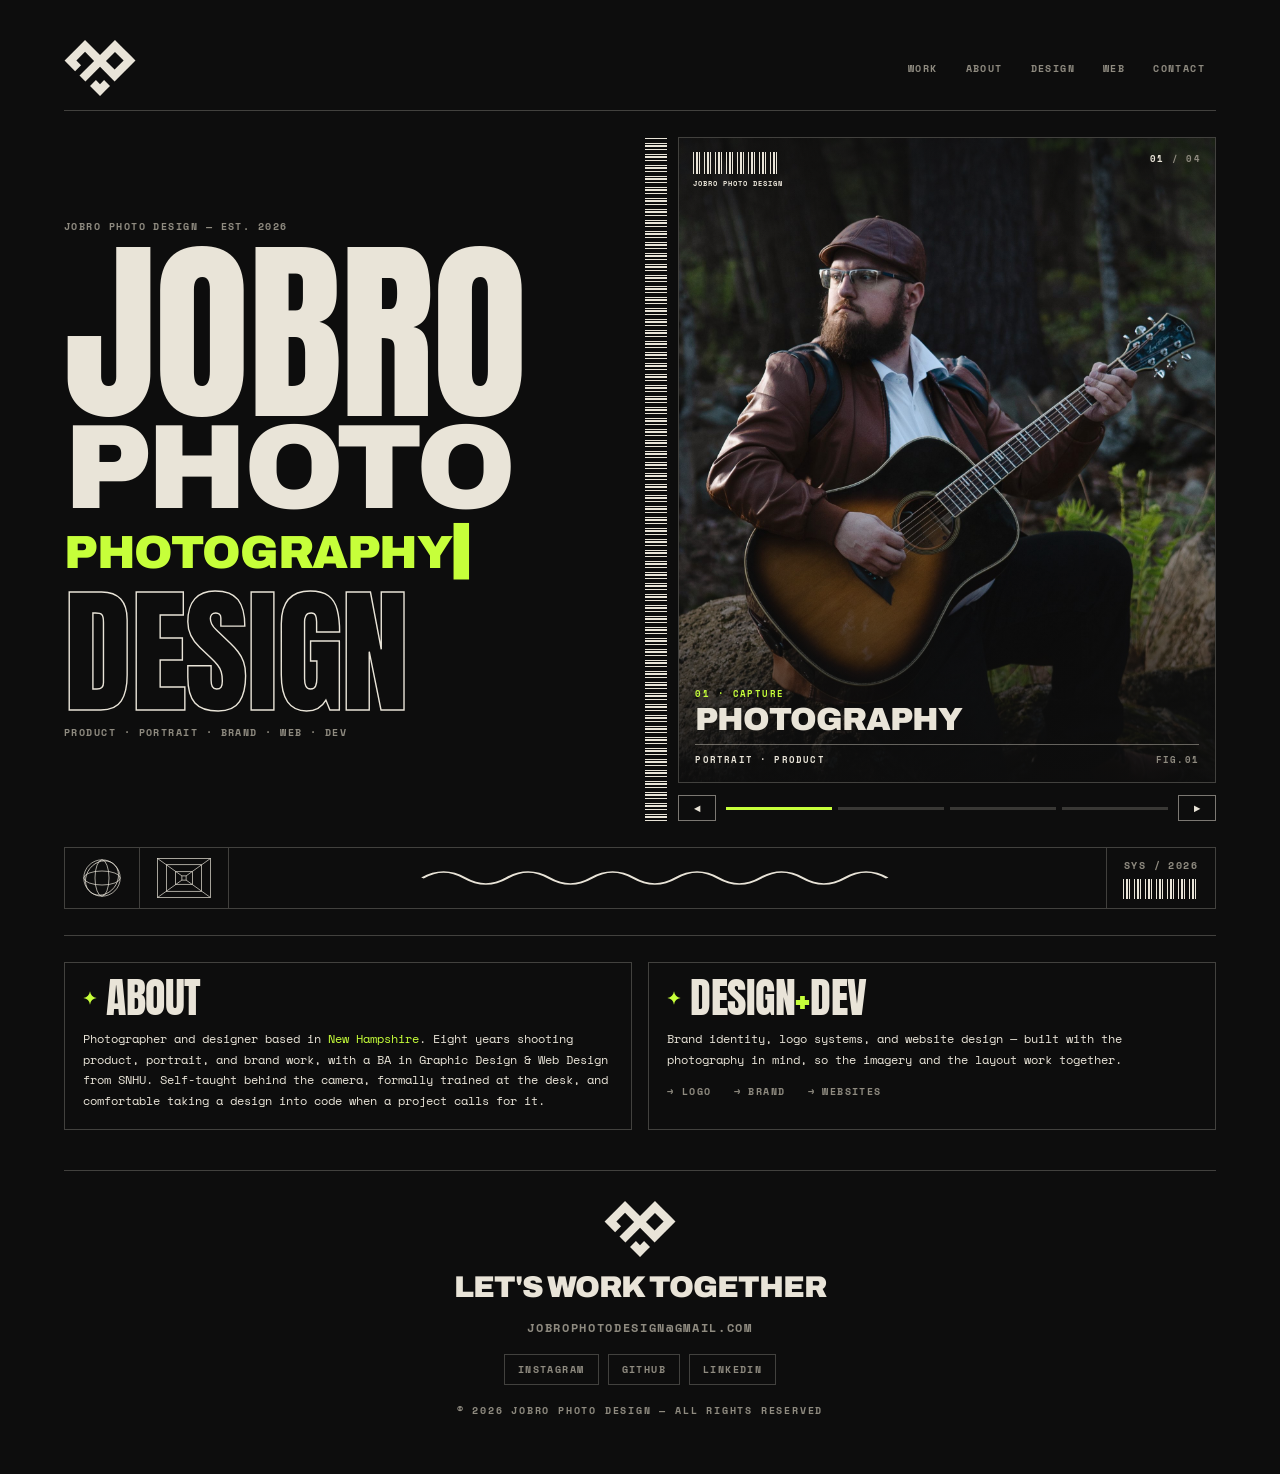
<file: index.html>
<!doctype html>
<html lang="en">
  <head>
    <meta charset="utf-8" />
    <meta name="viewport" content="width=device-width, initial-scale=1" />
    <title>JOBRO Photo Design — Photographer + Designer</title>
    <link rel="preconnect" href="https://fonts.googleapis.com" />
    <link rel="preconnect" href="https://fonts.gstatic.com" crossorigin />
    <link
      href="https://fonts.googleapis.com/css2?family=Anton&family=Archivo:wght@800;900&family=Oswald:wght@500;700&family=DM+Serif+Display&family=Space+Mono:wght@400;700&display=swap"
      rel="stylesheet"
    />
    <link
      rel="icon"
      href="assets/images/icons/favicon.svg"
      type="image/svg+xml"
    />
    <link
      rel="icon"
      href="assets/images/icons/favicon-32.png"
      sizes="32x32"
      type="image/png"
    />
    <link
      rel="apple-touch-icon"
      href="assets/images/icons/apple-touch-icon.png"
    />
    <link rel="stylesheet" href="assets/css/style.css" />
  </head>
  <body>
    <div class="page">
      <div class="wrap">
        <!-- ======================= NAV ======================= -->
        <header class="site-nav">
          <a class="nav-logo" href="index.html" aria-label="JOBRO home">
            <svg viewBox="0 0 627 494.7">
              <path
                d="M627,181.3l-52.4-52.4h0l-76.3-76.3h0L445.9.2l-132.2,132.2L181.3,0l-52.4,52.4h0L.9,180.4l-.9.9,93.7,93.7,52.4-52.4-41.3-41.3,76.5-76.5,80,80-128.9,128.9,52.4,52.4,128.9-128.9,128.7,128.7,52.4-52.4h0l79.8-79.8h0l52.4-52.4h0ZM442.5,261.2l-76.3-76.4,79.8-79.8,76.3,76.4-79.8,79.8Z"
              ></path>
              <polygon
                points="349.5 354.1 313.6 390.1 277.6 354.1 225.3 406.4 313.6 494.7 313.8 494.5 313.8 494.5 346.5 461.8 365.9 442.4 365.9 442.4 401.9 406.4 349.5 354.1"
              ></polygon>
            </svg>
          </a>
          <button class="nav-toggle" aria-label="Toggle menu">
            <span></span>
          </button>
          <nav class="nav-links" id="navLinks">
            <a class="nswipe" href="work.html">WORK</a>
            <a class="nswipe" href="about.html">ABOUT</a>
            <a class="nswipe" href="design.html">DESIGN</a>
            <a class="nswipe" href="web-dev.html">WEB</a>
            <a class="nswipe" href="contact.html">CONTACT</a>
          </nav>
        </header>

        <!-- ======================= HERO ======================= -->
        <section class="home-hero">
          <div class="home-hero-copy">
            <span class="lbl pk hero-eyebrow">JOBRO PHOTO DESIGN — EST. 2026</span>
            <span class="fA hero-jobro" style="margin-top: 8px">JOBRO</span>
            <span class="fB hero-photo">PHOTO</span>
            <span class="fB hero-type pk" style="margin: 12px 0 14px"
              ><span
                class="type-line"
                data-words="PHOTOGRAPHY|GRAPHIC DESIGN|WEB DESIGN|WEB DEVELOPMENT"
              ></span
              ><span class="tw-cursor">▍</span></span
            >
            <span class="fA ghost hero-design">DESIGN</span>
            <span class="lbl hero-eyebrow" style="margin-top: 14px"
              >PRODUCT · PORTRAIT · BRAND · WEB · DEV</span
            >
          </div>

          <div class="divider bcv"></div>

          <!-- Carousel -->
          <div class="carousel-wrap">
            <div class="carousel" data-carousel data-interval="4.5">
              <div class="carousel-stage">
                <div class="carousel-track">
                  <!-- Slide 1 -->
                  <div class="carousel-slide">
                    <div
                      class="img"
                      style="
                        background-image: url(&quot;assets/images/photography/six-strings-portrait.jpg&quot;);
                        background-position: center 30%;
                      "
                    ></div>
                    <div class="scrim"></div>
                    <div class="carousel-topbar">
                      <div>
                        <div class="bar bc"></div>
                        <div
                          class="lbl"
                          style="
                            font-size: 7px;
                            color: var(--ink);
                            margin-top: 4px;
                          "
                        >
                          JOBRO PHOTO DESIGN
                        </div>
                      </div>
                      <div
                        class="lbl"
                        style="font-size: 9px; color: var(--ink)"
                      >
                        01 <span style="color: var(--dim)">/ 04</span>
                      </div>
                    </div>
                    <div class="carousel-cap">
                      <div class="dtag">01 · CAPTURE</div>
                      <div
                        class="fB"
                        style="
                          font-size: 32px;
                          color: var(--ink);
                          margin-top: 6px;
                        "
                      >
                        PHOTOGRAPHY
                      </div>
                      <div class="foot">
                        <span
                          class="lbl"
                          style="font-size: 8.5px; color: var(--ink)"
                          >PORTRAIT · PRODUCT</span
                        ><span class="lbl pk" style="font-size: 8.5px"
                          >FIG.01</span
                        >
                      </div>
                    </div>
                  </div>
                  <!-- Slide 2 -->
                  <div class="carousel-slide">
                    <div
                      class="img"
                      style="
                        background-image: url(&quot;assets/images/design/missing-album-cover.jpg&quot;);
                        background-position: center;
                      "
                    ></div>
                    <div class="scrim"></div>
                    <div class="carousel-topbar">
                      <div>
                        <div class="bar bc"></div>
                        <div
                          class="lbl"
                          style="
                            font-size: 7px;
                            color: var(--ink);
                            margin-top: 4px;
                          "
                        >
                          JOBRO PHOTO DESIGN
                        </div>
                      </div>
                      <div
                        class="lbl"
                        style="font-size: 9px; color: var(--ink)"
                      >
                        02 <span style="color: var(--dim)">/ 04</span>
                      </div>
                    </div>
                    <div class="carousel-cap">
                      <div class="dtag">02 · IDENTITY</div>
                      <div
                        class="fB"
                        style="
                          font-size: 32px;
                          color: var(--ink);
                          margin-top: 6px;
                        "
                      >
                        BRAND DESIGN
                      </div>
                      <div class="foot">
                        <span
                          class="lbl"
                          style="font-size: 8.5px; color: var(--ink)"
                          >ALBUM ART · LOGO</span
                        ><span class="lbl pk" style="font-size: 8.5px"
                          >FIG.02</span
                        >
                      </div>
                    </div>
                  </div>
                  <!-- Slide 3 -->
                  <div class="carousel-slide">
                    <div
                      class="img"
                      style="
                        background-image: url(&quot;assets/images/design/tokyo-poster.jpg&quot;);
                        background-position: center top;
                      "
                    ></div>
                    <div class="scrim"></div>
                    <div class="carousel-topbar">
                      <div>
                        <div class="bar bc"></div>
                        <div
                          class="lbl"
                          style="
                            font-size: 7px;
                            color: var(--ink);
                            margin-top: 4px;
                          "
                        >
                          JOBRO PHOTO DESIGN
                        </div>
                      </div>
                      <div
                        class="lbl"
                        style="font-size: 9px; color: var(--ink)"
                      >
                        03 <span style="color: var(--dim)">/ 04</span>
                      </div>
                    </div>
                    <div class="carousel-cap">
                      <div class="dtag">03 · LAYOUT</div>
                      <div
                        class="fB"
                        style="
                          font-size: 32px;
                          color: var(--ink);
                          margin-top: 6px;
                        "
                      >
                        GRAPHIC DESIGN
                      </div>
                      <div class="foot">
                        <span
                          class="lbl"
                          style="font-size: 8.5px; color: var(--ink)"
                          >POSTER · PRINT</span
                        ><span class="lbl pk" style="font-size: 8.5px"
                          >FIG.03</span
                        >
                      </div>
                    </div>
                  </div>
                  <!-- Slide 4 -->
                  <div class="carousel-slide">
                    <div
                      class="img"
                      style="
                        background-image: url(&quot;assets/images/design/span-laptop-mockup-1.jpg&quot;);
                        background-position: center top;
                      "
                    ></div>
                    <div class="scrim"></div>
                    <div class="carousel-topbar">
                      <div>
                        <div class="bar bc"></div>
                        <div
                          class="lbl"
                          style="
                            font-size: 7px;
                            color: var(--ink);
                            margin-top: 4px;
                          "
                        >
                          JOBRO PHOTO DESIGN
                        </div>
                      </div>
                      <div
                        class="lbl"
                        style="font-size: 9px; color: var(--ink)"
                      >
                        04 <span style="color: var(--dim)">/ 04</span>
                      </div>
                    </div>
                    <div class="carousel-cap">
                      <div class="dtag">04 · BUILD</div>
                      <div
                        class="fB"
                        style="
                          font-size: 32px;
                          color: var(--ink);
                          margin-top: 6px;
                        "
                      >
                        WEB DESIGN
                      </div>
                      <div class="foot">
                        <span
                          class="lbl"
                          style="font-size: 8.5px; color: var(--ink)"
                          >SITES · UI</span
                        ><span class="lbl pk" style="font-size: 8.5px"
                          >FIG.04</span
                        >
                      </div>
                    </div>
                  </div>
                </div>
              </div>
              <div class="carousel-ctrl">
                <div class="nav prev">◄</div>
                <div class="carousel-prog">
                  <div class="seg"><div class="fill"></div></div>
                  <div class="seg"><div class="fill"></div></div>
                  <div class="seg"><div class="fill"></div></div>
                  <div class="seg"><div class="fill"></div></div>
                </div>
                <div class="nav next">►</div>
              </div>
            </div>
          </div>
        </section>

        <!-- ============== SIGNATURE INSTRUMENT STRIP ============== -->
        <div class="instrument">
          <div style="flex: none">
            <svg
              width="42"
              height="42"
              viewBox="0 0 60 60"
              fill="none"
              stroke="var(--ink)"
              stroke-width="1"
            >
              <circle cx="30" cy="30" r="26"></circle>
              <ellipse cx="30" cy="30" rx="26" ry="10"></ellipse>
              <ellipse cx="30" cy="30" rx="10" ry="26"></ellipse>
              <ellipse
                cx="30"
                cy="30"
                rx="22"
                ry="26"
                transform="rotate(38 30 30)"
              ></ellipse>
            </svg>
          </div>
          <div style="flex: none">
            <svg
              width="56"
              height="42"
              viewBox="0 0 80 60"
              fill="none"
              stroke="var(--ink)"
              stroke-width="1"
            >
              <rect x="2" y="2" width="76" height="56"></rect>
              <rect x="15" y="11" width="50" height="38"></rect>
              <rect x="28" y="21" width="24" height="18"></rect>
              <rect x="37" y="27" width="6" height="6"></rect>
              <path d="M2 2 37 27M78 2 43 27M2 58 37 33M78 58 43 33"></path>
            </svg>
          </div>
          <div style="flex: 1; justify-content: center; min-width: 0">
            <svg
              width="60%"
              height="22"
              viewBox="0 0 240 22"
              preserveAspectRatio="none"
              fill="none"
              stroke="var(--ink)"
              stroke-width="1.6"
            >
              <path
                d="M4 11q10-12 20 0 10 12 20 0 10-12 20 0 10 12 20 0 10-12 20 0 10 12 20 0 10-12 20 0 10 12 20 0 10-12 20 0 10 12 20 0 10-12 20 0"
              ></path>
            </svg>
          </div>
          <div
            style="
              flex: none;
              flex-direction: column;
              justify-content: center;
              border-right: none;
            "
          >
            <span class="lbl pk">SYS / 2026</span>
            <div
              class="bc"
              style="width: 76px; height: 20px; margin-top: 6px"
            ></div>
          </div>
        </div>

        <!-- ============== ABOUT + DESIGN/DEV CARDS ============== -->
        <div class="info-grid">
          <div class="info-card">
            <div
              style="
                display: flex;
                align-items: center;
                gap: 9px;
                margin-bottom: 14px;
              "
            >
              <svg width="14" height="14" viewBox="0 0 40 40" fill="var(--pk)">
                <path
                  d="M20 1c1.5 11 8 17.5 19 19-11 1.5-17.5 8-19 19-1.5-11-8-17.5-19-19 11-1.5 17.5-8 19-19Z"
                ></path>
              </svg>
              <div class="fA" style="font-size: 42px">ABOUT</div>
            </div>
            <p>
              Photographer and designer based in
              <span class="pk">New Hampshire</span>. Eight years shooting
              product, portrait, and brand work, with a BA in Graphic Design
              &amp; Web Design from SNHU. Self-taught behind the camera,
              formally trained at the desk, and comfortable taking a design into
              code when a project calls for it.
            </p>
          </div>
          <div class="info-card">
            <div
              style="
                display: flex;
                align-items: center;
                gap: 9px;
                margin-bottom: 14px;
              "
            >
              <svg width="14" height="14" viewBox="0 0 40 40" fill="var(--pk)">
                <path
                  d="M20 1c1.5 11 8 17.5 19 19-11 1.5-17.5 8-19 19-1.5-11-8-17.5-19-19 11-1.5 17.5-8 19-19Z"
                ></path>
              </svg>
              <div class="fA" style="font-size: 42px">
                DESIGN<span class="pk">+</span>DEV
              </div>
            </div>
            <p style="margin-bottom: 14px">
              Brand identity, logo systems, and website design — built with the
              photography in mind, so the imagery and the layout work together.
            </p>
            <div class="lbl">→ LOGO &nbsp; → BRAND &nbsp; → WEBSITES</div>
          </div>
        </div>

        <!-- ======================= FOOTER ======================= -->
        <footer class="site-footer">
          <svg viewBox="0 0 627 494.7">
            <path
              d="M627,181.3l-52.4-52.4h0l-76.3-76.3h0L445.9.2l-132.2,132.2L181.3,0l-52.4,52.4h0L.9,180.4l-.9.9,93.7,93.7,52.4-52.4-41.3-41.3,76.5-76.5,80,80-128.9,128.9,52.4,52.4,128.9-128.9,128.7,128.7,52.4-52.4h0l79.8-79.8h0l52.4-52.4h0ZM442.5,261.2l-76.3-76.4,79.8-79.8,76.3,76.4-79.8,79.8Z"
            ></path>
            <polygon
              points="349.5 354.1 313.6 390.1 277.6 354.1 225.3 406.4 313.6 494.7 313.8 494.5 313.8 494.5 346.5 461.8 365.9 442.4 365.9 442.4 401.9 406.4 349.5 354.1"
            ></polygon>
          </svg>
          <div class="fB" style="font-size: 30px">LET'S WORK TOGETHER</div>
          <a
            href="mailto:jobrophotodesign@gmail.com"
            class="lbl pk"
            style="font-size: 12px"
            >JOBROPHOTODESIGN@GMAIL.COM</a
          >
          <div class="social">
            <a
              class="swipe"
              href="https://www.instagram.com/j.o_b.r.o_photography/"
              target="_blank"
              rel="noopener"
              >INSTAGRAM</a
            >
            <a
              class="swipe"
              href="https://github.com/jobrophoto"
              target="_blank"
              rel="noopener"
              >GITHUB</a
            >
            <a
              class="swipe"
              href="https://www.linkedin.com/in/joseph-boucher-033114195/"
              target="_blank"
              rel="noopener"
              >LINKEDIN</a
            >
          </div>
          <span class="copyright"
            >© 2026 JOBRO PHOTO DESIGN — ALL RIGHTS RESERVED</span
          >
        </footer>
      </div>
    </div>
    <script src="assets/js/script.js"></script>
  </body>
</html>
</file>
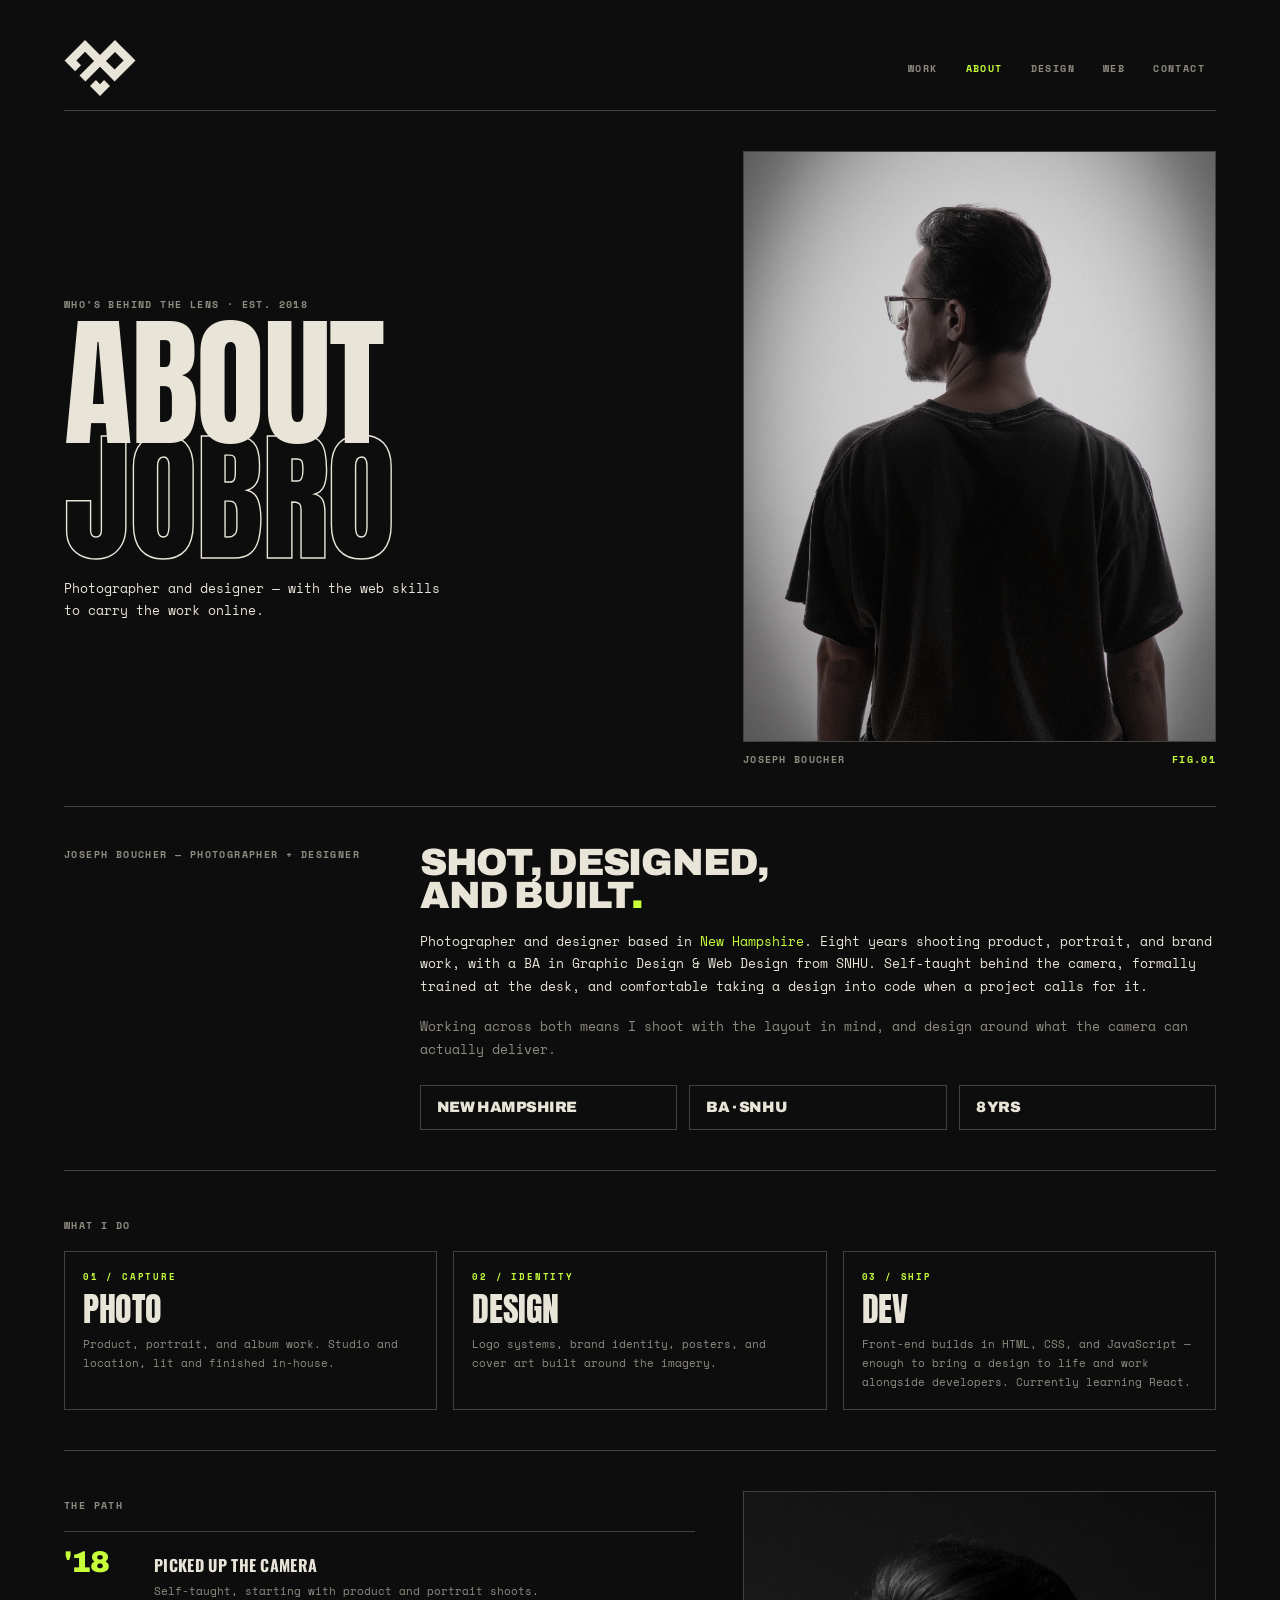
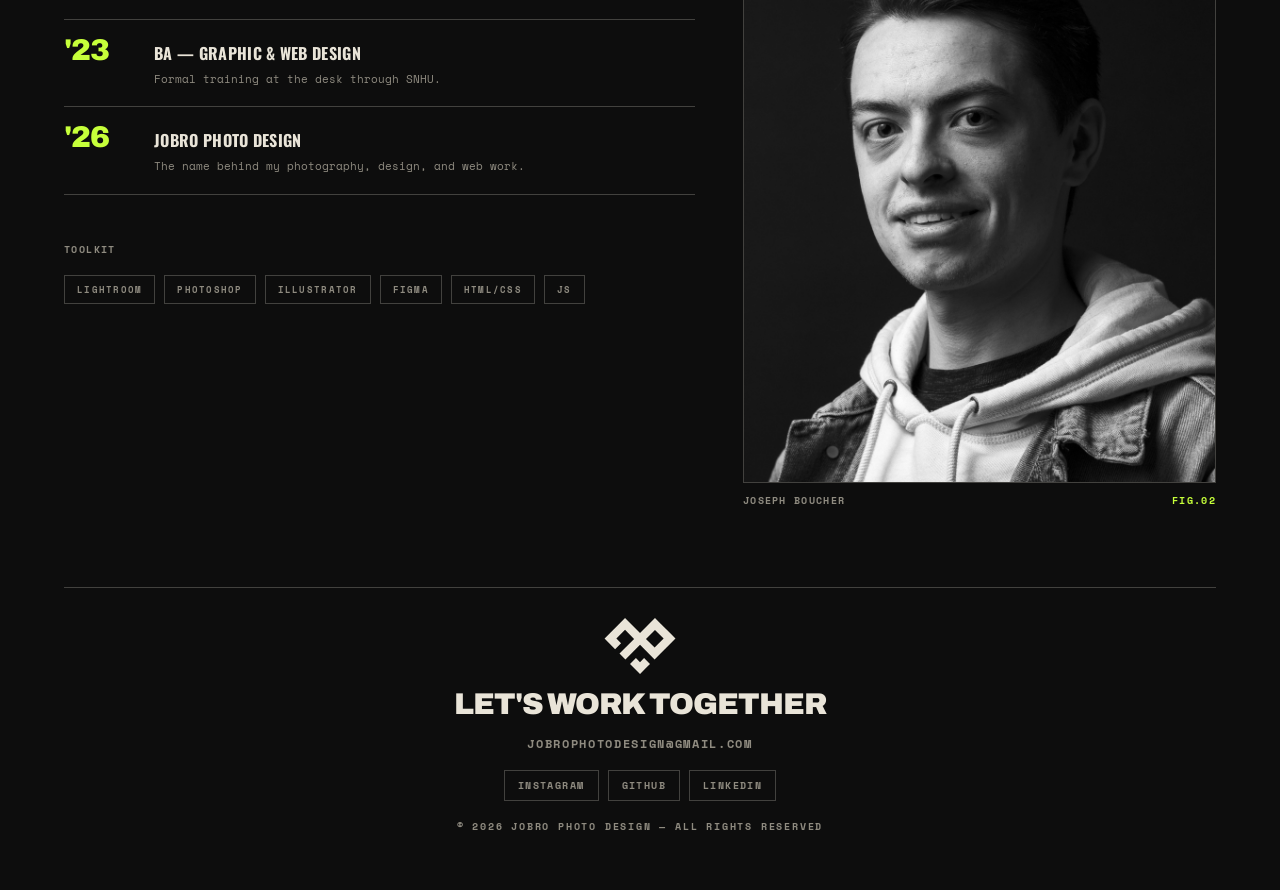
<file: about.html>
<!doctype html>
<html lang="en">
  <head>
    <meta charset="utf-8" />
    <meta name="viewport" content="width=device-width, initial-scale=1" />
    <title>About — JOBRO Photo Design</title>
    <link rel="preconnect" href="https://fonts.googleapis.com" />
    <link rel="preconnect" href="https://fonts.gstatic.com" crossorigin />
    <link
      href="https://fonts.googleapis.com/css2?family=Anton&family=Archivo:wght@800;900&family=Oswald:wght@500;700&family=Space+Mono:wght@400;700&display=swap"
      rel="stylesheet"
    />
    <link
      rel="icon"
      href="assets/images/icons/favicon.svg"
      type="image/svg+xml"
    />
    <link
      rel="icon"
      href="assets/images/icons/favicon-32.png"
      sizes="32x32"
      type="image/png"
    />
    <link
      rel="apple-touch-icon"
      href="assets/images/icons/apple-touch-icon.png"
    />
    <link rel="stylesheet" href="assets/css/style.css" />
  </head>
  <body>
    <div class="page">
      <div class="wrap">
        <!-- NAV -->
        <header class="site-nav">
          <a class="nav-logo" href="index.html" aria-label="JOBRO home">
            <svg viewBox="0 0 627 494.7">
              <path
                d="M627,181.3l-52.4-52.4h0l-76.3-76.3h0L445.9.2l-132.2,132.2L181.3,0l-52.4,52.4h0L.9,180.4l-.9.9,93.7,93.7,52.4-52.4-41.3-41.3,76.5-76.5,80,80-128.9,128.9,52.4,52.4,128.9-128.9,128.7,128.7,52.4-52.4h0l79.8-79.8h0l52.4-52.4h0ZM442.5,261.2l-76.3-76.4,79.8-79.8,76.3,76.4-79.8,79.8Z"
              ></path>
              <polygon
                points="349.5 354.1 313.6 390.1 277.6 354.1 225.3 406.4 313.6 494.7 313.8 494.5 313.8 494.5 346.5 461.8 365.9 442.4 365.9 442.4 401.9 406.4 349.5 354.1"
              ></polygon>
            </svg>
          </a>
          <button class="nav-toggle" aria-label="Toggle menu">
            <span></span>
          </button>
          <nav class="nav-links" id="navLinks">
            <a class="nswipe" href="work.html">WORK</a>
            <a class="nswipe active" href="about.html">ABOUT</a>
            <a class="nswipe" href="design.html">DESIGN</a>
            <a class="nswipe" href="web-dev.html">WEB</a>
            <a class="nswipe" href="contact.html">CONTACT</a>
          </nav>
        </header>

        <!-- HERO -->
        <section class="ab-hero">
          <div class="ab-hero-copy">
            <span class="lbl pk">WHO'S BEHIND THE LENS · EST. 2018</span>
            <div class="fA ab-title">ABOUT<br /><span class="ghost">JOBRO</span></div>
            <p class="ab-lede">
              Photographer and designer — with the web skills to carry the work
              online.
            </p>
          </div>
          <figure class="ab-fig">
            <div class="ab-photo">
              <img
                src="assets/images/photography/joe-backlit-silhouette.jpg"
                alt="Backlit silhouette of Joseph Boucher from behind, looking to the side, against a pale grey backdrop"
                style="object-position: center"
              />
            </div>
            <figcaption>
              <span>JOSEPH BOUCHER</span><span class="pk">FIG.01</span>
            </figcaption>
          </figure>
        </section>

        <!-- BIO -->
        <section class="ab-sec ab-bio">
          <span class="lbl pk">JOSEPH BOUCHER — PHOTOGRAPHER + DESIGNER</span>
          <div class="ab-bio-copy">
            <div class="fB h-lg">
              SHOT, DESIGNED,<br />AND BUILT<span class="pk">.</span>
            </div>
            <p>
              Photographer and designer based in
              <span class="pk">New Hampshire</span>. Eight years shooting
              product, portrait, and brand work, with a BA in Graphic Design
              &amp; Web Design from SNHU. Self-taught behind the camera,
              formally trained at the desk, and comfortable taking a design into
              code when a project calls for it.
            </p>
            <p class="dim">
              Working across both means I shoot with the layout in mind, and
              design around what the camera can actually deliver.
            </p>
            <div class="ab-stats">
              <div class="ab-stat fB">NEW HAMPSHIRE</div>
              <div class="ab-stat fB">BA · SNHU</div>
              <div class="ab-stat fB">8 YRS</div>
            </div>
          </div>
        </section>

        <!-- SERVICES -->
        <section class="ab-sec">
          <span class="lbl pk">WHAT I DO</span>
          <div class="svc-grid">
            <div class="svc">
              <span class="svcn">01 / CAPTURE</span>
              <div class="fA" style="font-size: 34px">PHOTO</div>
              <p>
                Product, portrait, and album work. Studio and location, lit and
                finished in-house.
              </p>
            </div>
            <div class="svc">
              <span class="svcn">02 / IDENTITY</span>
              <div class="fA" style="font-size: 34px">DESIGN</div>
              <p>
                Logo systems, brand identity, posters, and cover art built
                around the imagery.
              </p>
            </div>
            <div class="svc">
              <span class="svcn">03 / SHIP</span>
              <div class="fA" style="font-size: 34px">DEV</div>
              <p>
                Front-end builds in HTML, CSS, and JavaScript — enough to bring a
                design to life and work alongside developers. Currently learning
                React.
              </p>
            </div>
          </div>
        </section>

        <!-- THE PATH -->
        <section class="ab-sec ab-path">
          <div>
            <span class="lbl pk">THE PATH</span>
            <div class="ab-timeline">
              <div class="trow">
                <span class="fB pk yr">'18</span>
                <div>
                  <div class="fO" style="font-size: 16px">
                    PICKED UP THE CAMERA
                  </div>
                  <p>Self-taught, starting with product and portrait shoots.</p>
                </div>
              </div>
              <div class="trow">
                <span class="fB pk yr">'23</span>
                <div>
                  <div class="fO" style="font-size: 16px">
                    BA — GRAPHIC &amp; WEB DESIGN
                  </div>
                  <p>Formal training at the desk through SNHU.</p>
                </div>
              </div>
              <div class="trow">
                <span class="fB pk yr">'26</span>
                <div>
                  <div class="fO" style="font-size: 16px">JOBRO PHOTO DESIGN</div>
                  <p>
                    The name behind my photography, design, and web work.
                  </p>
                </div>
              </div>
            </div>

            <!-- TOOLKIT -->
            <div class="ab-toolkit">
              <span class="lbl pk">TOOLKIT</span>
              <div class="ab-chips">
                <span class="chip">LIGHTROOM</span
                ><span class="chip">PHOTOSHOP</span
                ><span class="chip">ILLUSTRATOR</span
                ><span class="chip">FIGMA</span
                ><span class="chip">HTML/CSS</span><span class="chip">JS</span>
              </div>
            </div>
          </div>
          <figure class="ab-fig">
            <div class="ab-photo">
              <img
                src="assets/images/photography/joe-portrait-1.jpg"
                alt="Lit portrait of Joseph Boucher, face visible"
                loading="lazy"
              />
            </div>
            <figcaption>
              <span>JOSEPH BOUCHER</span><span class="pk">FIG.02</span>
            </figcaption>
          </figure>
        </section>

        <!-- FOOTER -->
        <footer class="site-footer">
          <svg viewBox="0 0 627 494.7">
            <path
              d="M627,181.3l-52.4-52.4h0l-76.3-76.3h0L445.9.2l-132.2,132.2L181.3,0l-52.4,52.4h0L.9,180.4l-.9.9,93.7,93.7,52.4-52.4-41.3-41.3,76.5-76.5,80,80-128.9,128.9,52.4,52.4,128.9-128.9,128.7,128.7,52.4-52.4h0l79.8-79.8h0l52.4-52.4h0ZM442.5,261.2l-76.3-76.4,79.8-79.8,76.3,76.4-79.8,79.8Z"
            ></path>
            <polygon
              points="349.5 354.1 313.6 390.1 277.6 354.1 225.3 406.4 313.6 494.7 313.8 494.5 313.8 494.5 346.5 461.8 365.9 442.4 365.9 442.4 401.9 406.4 349.5 354.1"
            ></polygon>
          </svg>
          <div class="fB" style="font-size: 30px">LET'S WORK TOGETHER</div>
          <a
            href="mailto:jobrophotodesign@gmail.com"
            class="lbl pk"
            style="font-size: 12px"
            >JOBROPHOTODESIGN@GMAIL.COM</a
          >
          <div class="social">
            <a
              class="swipe"
              href="https://www.instagram.com/j.o_b.r.o_photography/"
              target="_blank"
              rel="noopener"
              >INSTAGRAM</a
            >
            <a
              class="swipe"
              href="https://github.com/jobrophoto"
              target="_blank"
              rel="noopener"
              >GITHUB</a
            >
            <a
              class="swipe"
              href="https://www.linkedin.com/in/joseph-boucher-033114195/"
              target="_blank"
              rel="noopener"
              >LINKEDIN</a
            >
          </div>
          <span class="copyright"
            >© 2026 JOBRO PHOTO DESIGN — ALL RIGHTS RESERVED</span
          >
        </footer>
      </div>
    </div>
    <script src="assets/js/script.js"></script>
  </body>
</html>
</file>
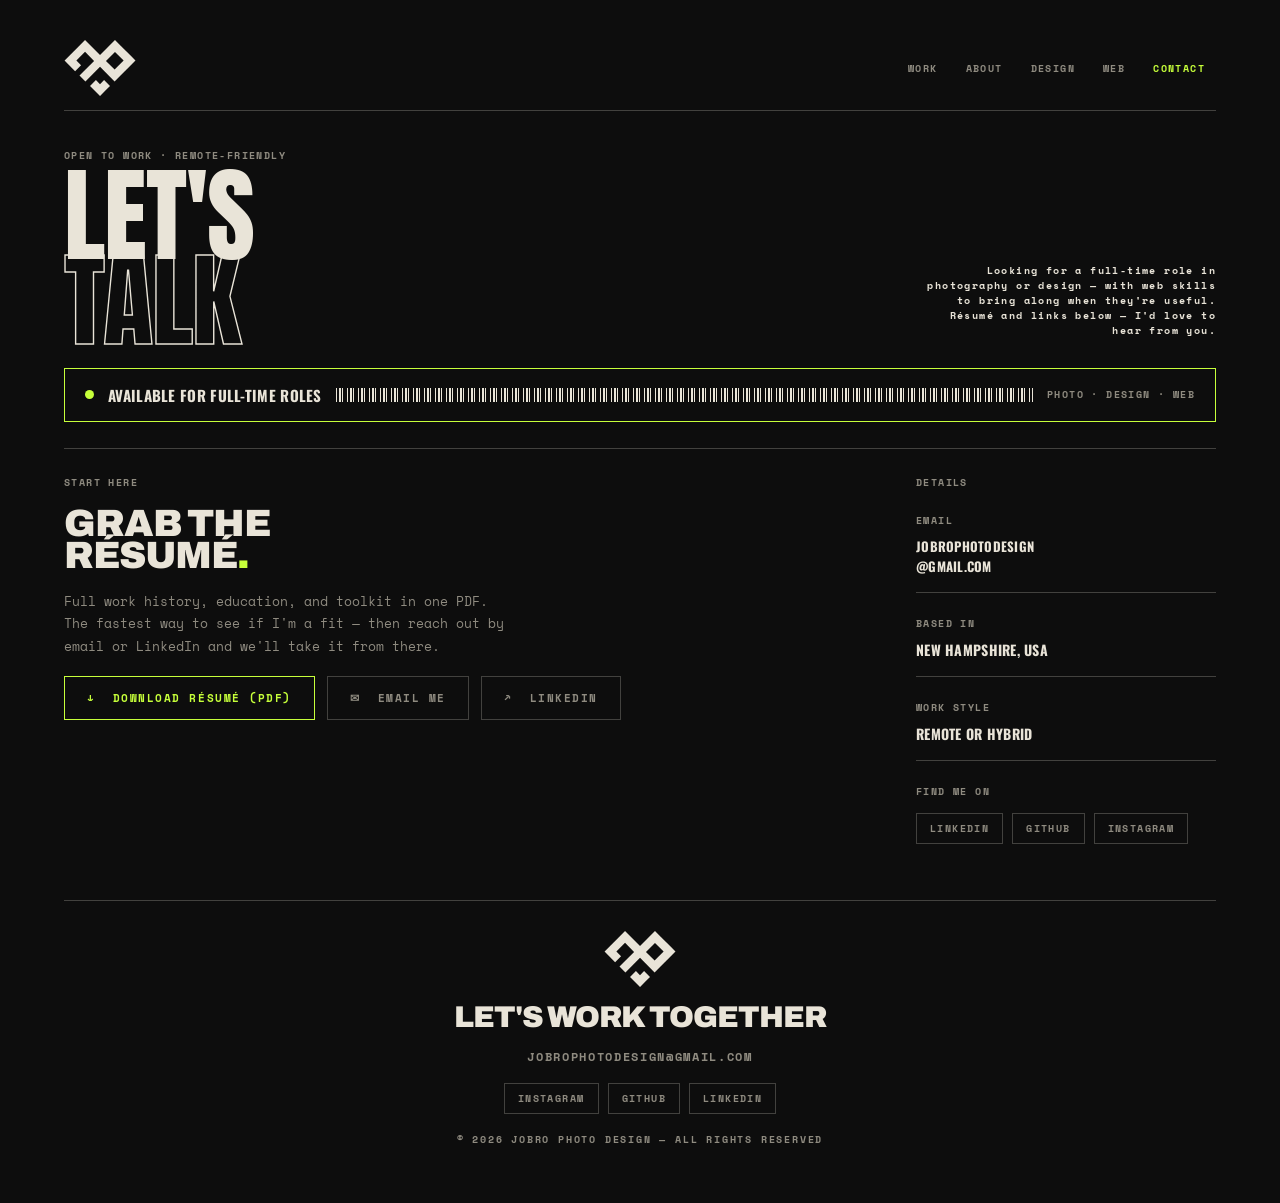
<file: contact.html>
<!doctype html>
<html lang="en">
  <head>
    <meta charset="utf-8" />
    <meta name="viewport" content="width=device-width, initial-scale=1" />
    <title>Contact — JOBRO Photo Design</title>
    <link rel="preconnect" href="https://fonts.googleapis.com" />
    <link rel="preconnect" href="https://fonts.gstatic.com" crossorigin />
    <link
      href="https://fonts.googleapis.com/css2?family=Anton&family=Archivo:wght@800;900&family=Oswald:wght@500;700&family=Space+Mono:wght@400;700&display=swap"
      rel="stylesheet"
    />
    <link
      rel="icon"
      href="assets/images/icons/favicon.svg"
      type="image/svg+xml"
    />
    <link
      rel="icon"
      href="assets/images/icons/favicon-32.png"
      sizes="32x32"
      type="image/png"
    />
    <link
      rel="apple-touch-icon"
      href="assets/images/icons/apple-touch-icon.png"
    />
    <link rel="stylesheet" href="assets/css/style.css" />
  </head>
  <body>
    <div class="page">
      <div class="wrap">
        <!-- NAV -->
        <header class="site-nav">
          <a class="nav-logo" href="index.html" aria-label="JOBRO home">
            <svg viewBox="0 0 627 494.7">
              <path
                d="M627,181.3l-52.4-52.4h0l-76.3-76.3h0L445.9.2l-132.2,132.2L181.3,0l-52.4,52.4h0L.9,180.4l-.9.9,93.7,93.7,52.4-52.4-41.3-41.3,76.5-76.5,80,80-128.9,128.9,52.4,52.4,128.9-128.9,128.7,128.7,52.4-52.4h0l79.8-79.8h0l52.4-52.4h0ZM442.5,261.2l-76.3-76.4,79.8-79.8,76.3,76.4-79.8,79.8Z"
              ></path>
              <polygon
                points="349.5 354.1 313.6 390.1 277.6 354.1 225.3 406.4 313.6 494.7 313.8 494.5 313.8 494.5 346.5 461.8 365.9 442.4 365.9 442.4 401.9 406.4 349.5 354.1"
              ></polygon>
            </svg>
          </a>
          <button class="nav-toggle" aria-label="Toggle menu">
            <span></span>
          </button>
          <nav class="nav-links" id="navLinks">
            <a class="nswipe" href="work.html">WORK</a>
            <a class="nswipe" href="about.html">ABOUT</a>
            <a class="nswipe" href="design.html">DESIGN</a>
            <a class="nswipe" href="web-dev.html">WEB</a>
            <a class="nswipe active" href="contact.html">CONTACT</a>
          </nav>
        </header>

        <!-- HERO -->
        <section class="hero">
          <div>
            <span class="lbl pk">OPEN TO WORK · REMOTE-FRIENDLY</span>
            <div class="fA display" style="margin-top: 8px">
              LET'S<br /><span class="ghost">TALK</span>
            </div>
          </div>
          <p class="hero-intro">
            Looking for a full-time role in photography or design — with web
            skills to bring along when they're useful. Résumé and links below —
            I'd love to hear from you.
          </p>
        </section>

        <!-- AVAILABILITY -->
        <div class="avail">
          <span class="dot"></span>
          <span class="fO" style="font-size: 15px; color: var(--ink)"
            >AVAILABLE FOR FULL-TIME ROLES</span
          >
          <div class="bc"></div>
          <span class="lbl pk" style="flex: none">PHOTO · DESIGN · WEB</span>
        </div>

        <!-- RESUME + DETAILS -->
        <div class="contact-grid">
          <div class="contact-main">
            <span class="lbl pk">START HERE</span>
            <div class="fB h-lg">
              GRAB THE<br />RÉSUMÉ<span class="pk">.</span>
            </div>
            <p>
              Full work history, education, and toolkit in one PDF. The fastest
              way to see if I'm a fit — then reach out by email or LinkedIn and
              we'll take it from there.
            </p>
            <div
              style="
                display: flex;
                gap: 12px;
                flex-wrap: wrap;
                align-items: center;
              "
            >
              <a
                class="btn-lg pk swipe"
                href="assets/docs/joseph-boucher-resume.pdf"
                download
                >↓ &nbsp;DOWNLOAD RÉSUMÉ (PDF)</a
              >
              <a class="btn-lg swipe" href="mailto:jobrophotodesign@gmail.com"
                >✉ &nbsp;EMAIL ME</a
              >
              <a
                class="btn-lg swipe"
                href="https://www.linkedin.com/in/joseph-boucher-033114195/"
                target="_blank"
                rel="noopener"
                >↗ &nbsp;LINKEDIN</a
              >
            </div>
          </div>

          <div style="display: flex; flex-direction: column">
            <span class="lbl pk">DETAILS</span>
            <div class="irow" style="border-top: none; padding-top: 16px">
              <div>
                <span class="lbl">EMAIL</span>
                <div class="fO" style="font-size: 13px; word-break: break-all">
                  JOBROPHOTODESIGN<br />@GMAIL.COM
                </div>
              </div>
            </div>
            <div class="irow">
              <div>
                <span class="lbl">BASED IN</span>
                <div class="fO">NEW HAMPSHIRE, USA</div>
              </div>
            </div>
            <div class="irow">
              <div>
                <span class="lbl">WORK STYLE</span>
                <div class="fO">REMOTE OR HYBRID</div>
              </div>
            </div>
            <div class="irow" style="grid-template-columns: 1fr">
              <div>
                <span class="lbl">FIND ME ON</span>
                <div
                  class="social"
                  style="justify-content: flex-start; margin-top: 12px"
                >
                  <a class="swipe" href="https://www.linkedin.com/in/joseph-boucher-033114195/" target="_blank" rel="noopener">LINKEDIN</a>
                  <a class="swipe" href="https://github.com/jobrophoto" target="_blank" rel="noopener">GITHUB</a>
                  <a class="swipe" href="https://www.instagram.com/j.o_b.r.o_photography/" target="_blank" rel="noopener">INSTAGRAM</a>
                </div>
              </div>
            </div>
          </div>
        </div>

        <!-- FOOTER -->
        <footer class="site-footer">
          <svg viewBox="0 0 627 494.7">
            <path
              d="M627,181.3l-52.4-52.4h0l-76.3-76.3h0L445.9.2l-132.2,132.2L181.3,0l-52.4,52.4h0L.9,180.4l-.9.9,93.7,93.7,52.4-52.4-41.3-41.3,76.5-76.5,80,80-128.9,128.9,52.4,52.4,128.9-128.9,128.7,128.7,52.4-52.4h0l79.8-79.8h0l52.4-52.4h0ZM442.5,261.2l-76.3-76.4,79.8-79.8,76.3,76.4-79.8,79.8Z"
            ></path>
            <polygon
              points="349.5 354.1 313.6 390.1 277.6 354.1 225.3 406.4 313.6 494.7 313.8 494.5 313.8 494.5 346.5 461.8 365.9 442.4 365.9 442.4 401.9 406.4 349.5 354.1"
            ></polygon>
          </svg>
          <div class="fB" style="font-size: 30px">LET'S WORK TOGETHER</div>
          <a
            href="mailto:jobrophotodesign@gmail.com"
            class="lbl pk"
            style="font-size: 12px"
            >JOBROPHOTODESIGN@GMAIL.COM</a
          >
          <div class="social">
            <a
              class="swipe"
              href="https://www.instagram.com/j.o_b.r.o_photography/"
              target="_blank"
              rel="noopener"
              >INSTAGRAM</a
            >
            <a
              class="swipe"
              href="https://github.com/jobrophoto"
              target="_blank"
              rel="noopener"
              >GITHUB</a
            >
            <a
              class="swipe"
              href="https://www.linkedin.com/in/joseph-boucher-033114195/"
              target="_blank"
              rel="noopener"
              >LINKEDIN</a
            >
          </div>
          <span class="copyright"
            >© 2026 JOBRO PHOTO DESIGN — ALL RIGHTS RESERVED</span
          >
        </footer>
      </div>
    </div>
    <script src="assets/js/script.js"></script>
  </body>
</html>
</file>
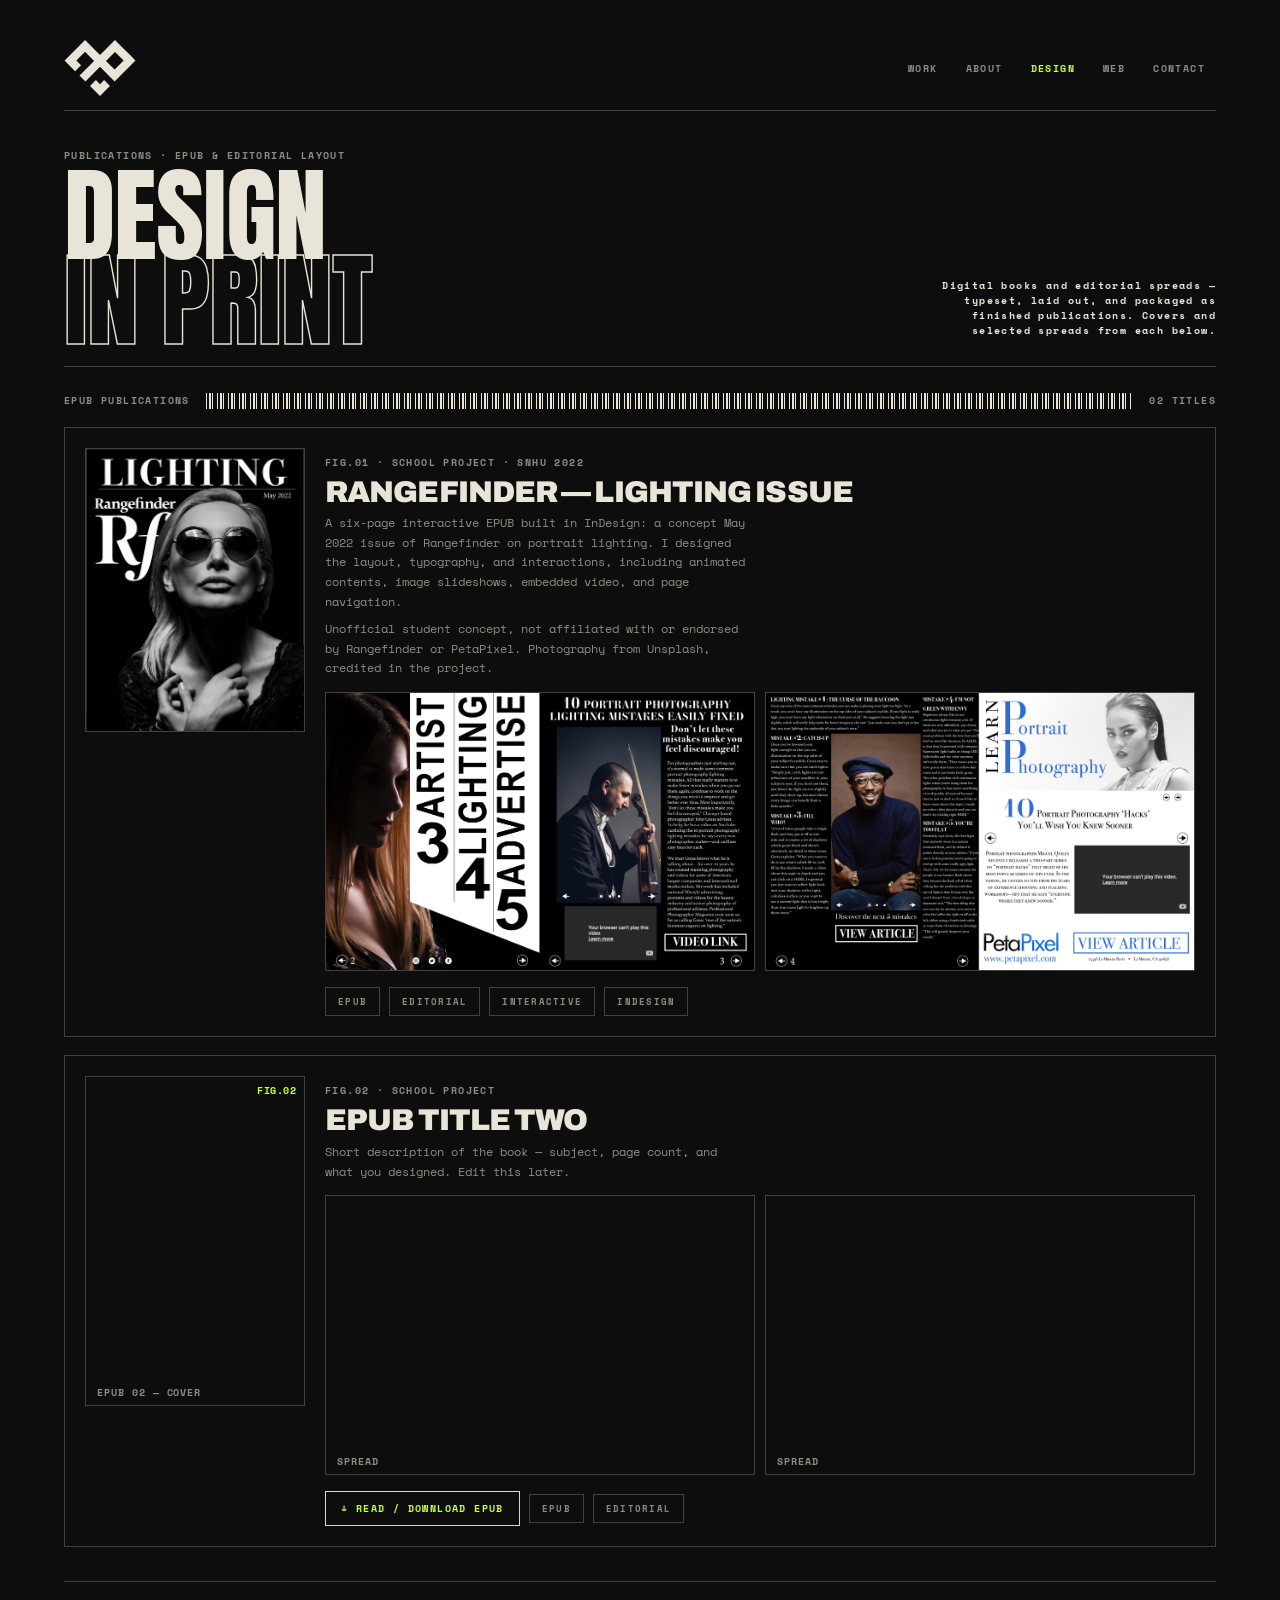
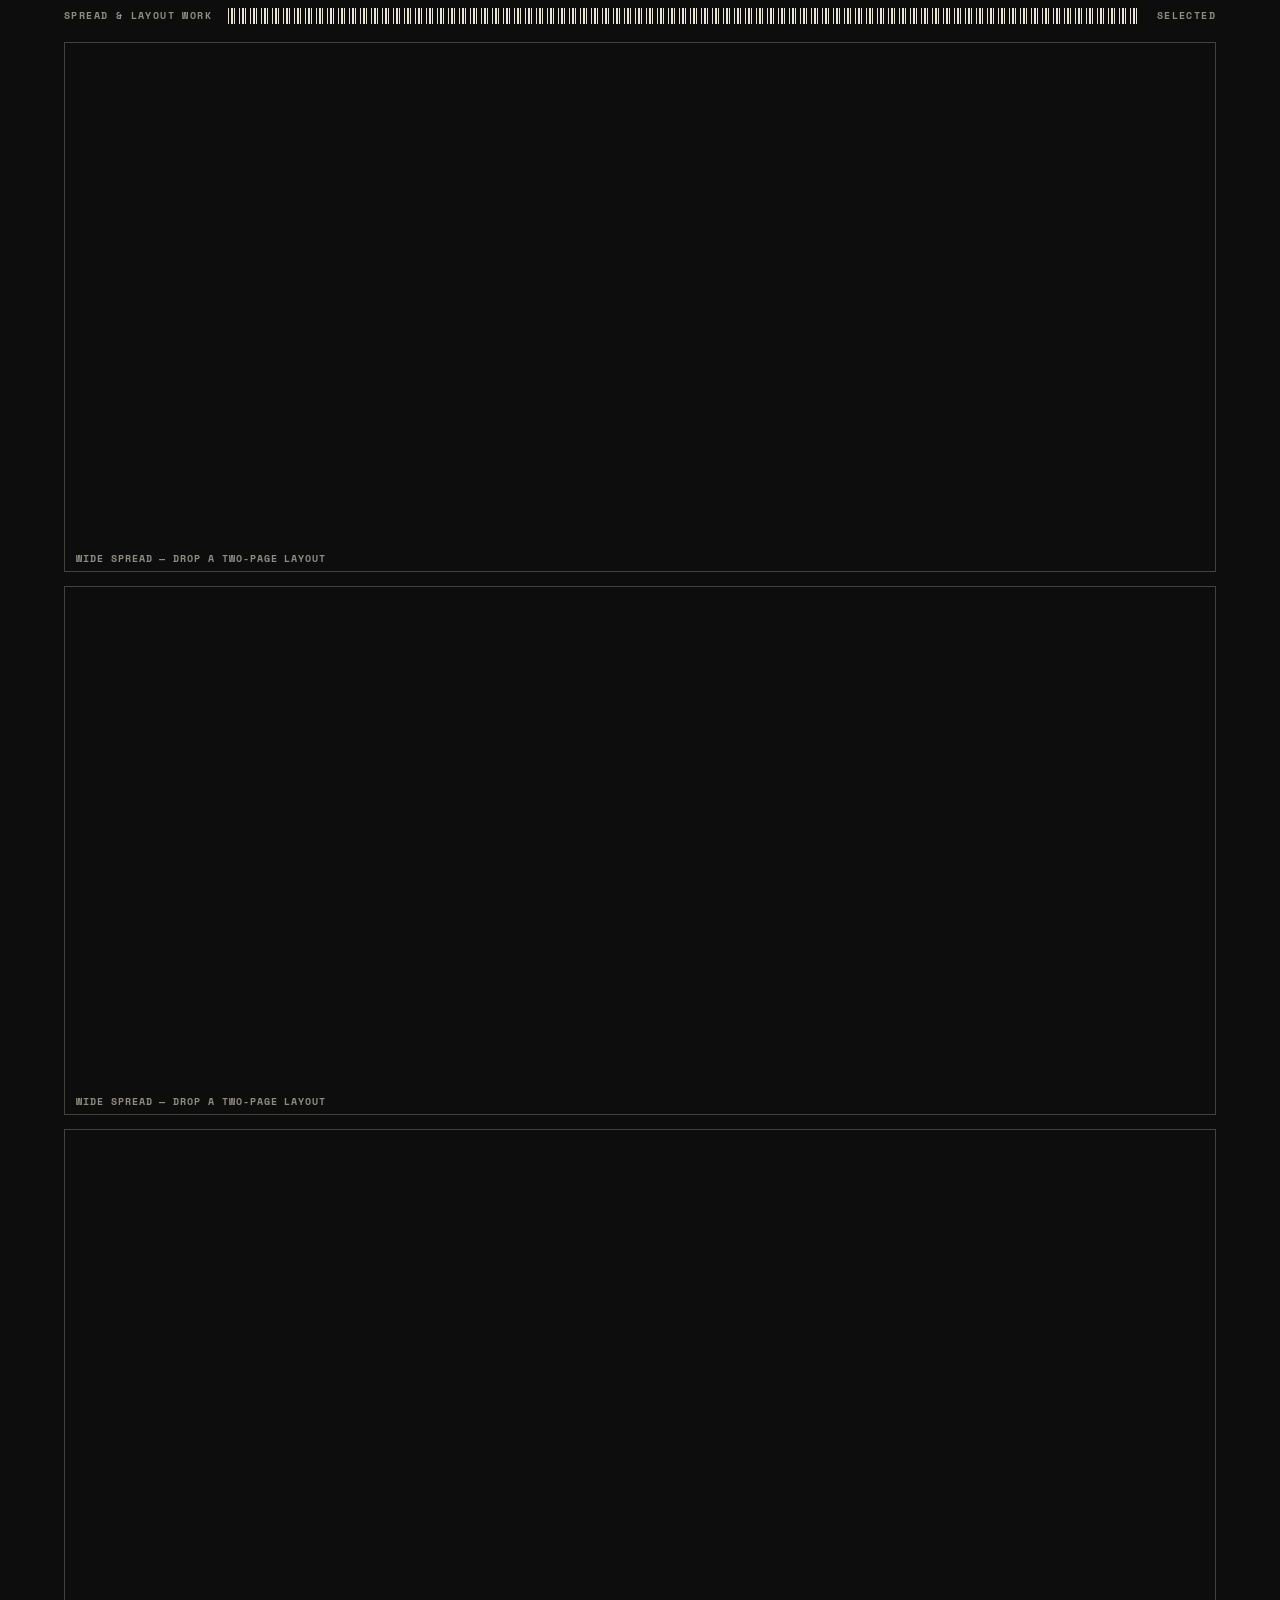
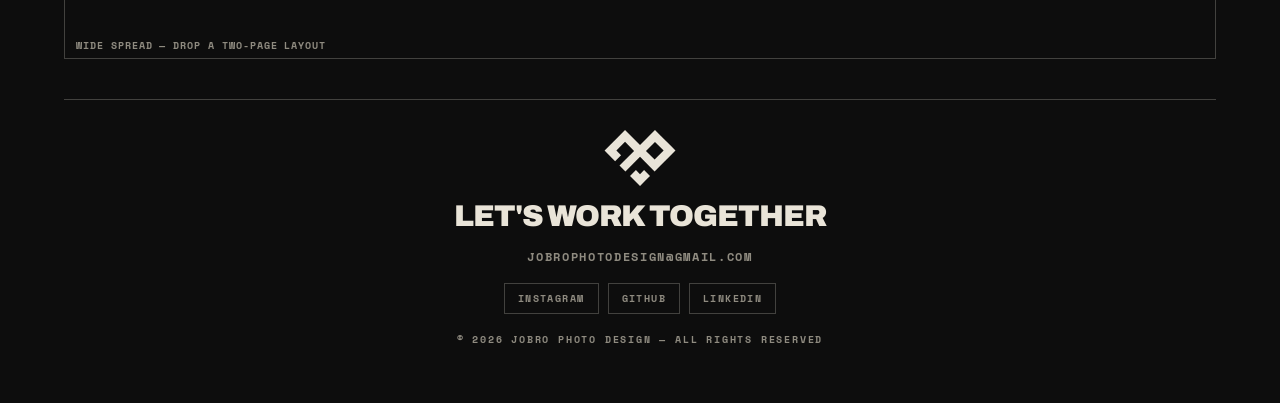
<file: design.html>
<!doctype html>
<html lang="en">
  <head>
    <meta charset="utf-8" />
    <meta name="viewport" content="width=device-width, initial-scale=1" />
    <title>Design — JOBRO Photo Design</title>
    <link rel="preconnect" href="https://fonts.googleapis.com" />
    <link rel="preconnect" href="https://fonts.gstatic.com" crossorigin />
    <link
      href="https://fonts.googleapis.com/css2?family=Anton&family=Archivo:wght@800;900&family=Oswald:wght@500;700&family=Space+Mono:wght@400;700&display=swap"
      rel="stylesheet"
    />
    <link
      rel="icon"
      href="assets/images/icons/favicon.svg"
      type="image/svg+xml"
    />
    <link
      rel="icon"
      href="assets/images/icons/favicon-32.png"
      sizes="32x32"
      type="image/png"
    />
    <link
      rel="apple-touch-icon"
      href="assets/images/icons/apple-touch-icon.png"
    />
    <link rel="stylesheet" href="assets/css/style.css" />
  </head>
  <body>
    <div class="page">
      <div class="wrap">
        <!-- NAV -->
        <header class="site-nav">
          <a class="nav-logo" href="index.html" aria-label="JOBRO home">
            <svg viewBox="0 0 627 494.7">
              <path
                d="M627,181.3l-52.4-52.4h0l-76.3-76.3h0L445.9.2l-132.2,132.2L181.3,0l-52.4,52.4h0L.9,180.4l-.9.9,93.7,93.7,52.4-52.4-41.3-41.3,76.5-76.5,80,80-128.9,128.9,52.4,52.4,128.9-128.9,128.7,128.7,52.4-52.4h0l79.8-79.8h0l52.4-52.4h0ZM442.5,261.2l-76.3-76.4,79.8-79.8,76.3,76.4-79.8,79.8Z"
              ></path>
              <polygon
                points="349.5 354.1 313.6 390.1 277.6 354.1 225.3 406.4 313.6 494.7 313.8 494.5 313.8 494.5 346.5 461.8 365.9 442.4 365.9 442.4 401.9 406.4 349.5 354.1"
              ></polygon>
            </svg>
          </a>
          <button class="nav-toggle" aria-label="Toggle menu">
            <span></span>
          </button>
          <nav class="nav-links" id="navLinks">
            <a class="nswipe" href="work.html">WORK</a>
            <a class="nswipe" href="about.html">ABOUT</a>
            <a class="nswipe active" href="design.html">DESIGN</a>
            <a class="nswipe" href="web-dev.html">WEB</a>
            <a class="nswipe" href="contact.html">CONTACT</a>
          </nav>
        </header>

        <!-- HERO -->
        <section class="hero">
          <div>
            <span class="lbl pk"
              >PUBLICATIONS · EPUB &amp; EDITORIAL LAYOUT</span
            >
            <div class="fA display" style="margin-top: 8px">
              DESIGN<br /><span class="ghost">IN PRINT</span>
            </div>
          </div>
          <p class="hero-intro">
            Digital books and editorial spreads — typeset, laid out, and
            packaged as finished publications. Covers and selected spreads from
            each below.
          </p>
        </section>

        <!-- EPUB SECTION -->
        <div class="strip">
          <span class="lbl pk">EPUB PUBLICATIONS</span>
          <div class="bc"></div>
          <span class="lbl">02 TITLES</span>
        </div>

        <!-- To fill a slot: replace the .ph placeholder with <img src="assets/images/design/your-file.jpg" alt="...">
       Update the title, description, and the download link (href). -->
        <div
          style="
            display: flex;
            flex-direction: column;
            gap: 18px;
            margin-top: 18px;
          "
        >
          <div class="pub">
            <div class="slot pub-cover" style="aspect-ratio: 612/792">
              <img
                src="assets/images/design/rangefinder-concept-cover.jpg"
                alt="Cover of a concept Rangefinder issue: black-and-white portrait of a woman in round sunglasses under a LIGHTING headline"
              />
            </div>
            <div style="display: flex; flex-direction: column; gap: 14px">
              <div>
                <span class="lbl pk">FIG.01 · SCHOOL PROJECT · SNHU 2022</span>
                <div class="fB" style="font-size: 30px; margin-top: 8px">
                  RANGEFINDER — LIGHTING ISSUE
                </div>
                <p>
                  A six-page interactive EPUB built in InDesign: a concept May
                  2022 issue of Rangefinder on portrait lighting. I designed the
                  layout, typography, and interactions, including animated
                  contents, image slideshows, embedded video, and page
                  navigation.
                </p>
                <p>
                  Unofficial student concept, not affiliated with or endorsed by
                  Rangefinder or PetaPixel. Photography from Unsplash, credited
                  in the project.
                </p>
              </div>
              <div class="pub-spreads">
                <div class="spread pair">
                  <img
                    src="assets/images/design/rangefinder-concept-spread-1.jpg"
                    alt="Spread: animated contents page beside the feature opener on portrait lighting mistakes"
                  />
                </div>
                <div class="spread pair">
                  <img
                    src="assets/images/design/rangefinder-concept-spread-2.jpg"
                    alt="Spread: lighting mistakes article with portrait slideshow beside a Learn Portrait Photography page with embedded video"
                  />
                </div>
              </div>
              <div class="dl-row">
                <span class="chip">EPUB</span><span class="chip">EDITORIAL</span
                ><span class="chip">INTERACTIVE</span
                ><span class="chip">INDESIGN</span>
              </div>
            </div>
          </div>

          <div class="pub">
            <div class="slot pub-cover ph">
              <b>EPUB 02 — COVER</b><i>FIG.02</i>
            </div>
            <div style="display: flex; flex-direction: column; gap: 14px">
              <div>
                <span class="lbl pk">FIG.02 · SCHOOL PROJECT</span>
                <div class="fB" style="font-size: 30px; margin-top: 8px">
                  EPUB TITLE TWO
                </div>
                <p>
                  Short description of the book — subject, page count, and what
                  you designed. Edit this later.
                </p>
              </div>
              <div class="pub-spreads">
                <div class="spread pair ph"><b>SPREAD</b></div>
                <div class="spread pair ph"><b>SPREAD</b></div>
              </div>
              <div class="dl-row">
                <a class="btn-pk swipe" href="#" download
                  >↓ READ / DOWNLOAD EPUB</a
                >
                <span class="chip">EPUB</span
                ><span class="chip">EDITORIAL</span>
              </div>
            </div>
          </div>
        </div>

        <!-- SPREAD WORK -->
        <div class="strip" style="margin-top: 34px">
          <span class="lbl pk">SPREAD &amp; LAYOUT WORK</span>
          <div class="bc"></div>
          <span class="lbl">SELECTED</span>
        </div>

        <div
          style="
            display: flex;
            flex-direction: column;
            gap: 14px;
            margin-top: 18px;
          "
        >
          <div class="spread wide ph">
            <b>WIDE SPREAD — DROP A TWO-PAGE LAYOUT</b>
          </div>
          <div class="spread wide ph">
            <b>WIDE SPREAD — DROP A TWO-PAGE LAYOUT</b>
          </div>
          <div class="spread wide ph">
            <b>WIDE SPREAD — DROP A TWO-PAGE LAYOUT</b>
          </div>
        </div>

        <!-- FOOTER -->
        <footer class="site-footer">
          <svg viewBox="0 0 627 494.7">
            <path
              d="M627,181.3l-52.4-52.4h0l-76.3-76.3h0L445.9.2l-132.2,132.2L181.3,0l-52.4,52.4h0L.9,180.4l-.9.9,93.7,93.7,52.4-52.4-41.3-41.3,76.5-76.5,80,80-128.9,128.9,52.4,52.4,128.9-128.9,128.7,128.7,52.4-52.4h0l79.8-79.8h0l52.4-52.4h0ZM442.5,261.2l-76.3-76.4,79.8-79.8,76.3,76.4-79.8,79.8Z"
            ></path>
            <polygon
              points="349.5 354.1 313.6 390.1 277.6 354.1 225.3 406.4 313.6 494.7 313.8 494.5 313.8 494.5 346.5 461.8 365.9 442.4 365.9 442.4 401.9 406.4 349.5 354.1"
            ></polygon>
          </svg>
          <div class="fB" style="font-size: 30px">LET'S WORK TOGETHER</div>
          <a
            href="mailto:jobrophotodesign@gmail.com"
            class="lbl pk"
            style="font-size: 12px"
            >JOBROPHOTODESIGN@GMAIL.COM</a
          >
          <div class="social">
            <a
              class="swipe"
              href="https://www.instagram.com/j.o_b.r.o_photography/"
              target="_blank"
              rel="noopener"
              >INSTAGRAM</a
            >
            <a
              class="swipe"
              href="https://github.com/jobrophoto"
              target="_blank"
              rel="noopener"
              >GITHUB</a
            >
            <a
              class="swipe"
              href="https://www.linkedin.com/in/joseph-boucher-033114195/"
              target="_blank"
              rel="noopener"
              >LINKEDIN</a
            >
          </div>
          <span class="copyright"
            >© 2026 JOBRO PHOTO DESIGN — ALL RIGHTS RESERVED</span
          >
        </footer>
      </div>
    </div>

    <!-- LIGHTBOX (hidden until a cover or spread is clicked) -->
    <div class="lb">
      <div class="lbimg"></div>
      <div class="lbmeta">
        <span class="lbl pk" style="font-size: 11px" data-lb-no></span>
        <span
          class="fB"
          style="font-size: 20px; color: #fff"
          data-lb-title
        ></span>
        <span
          class="lbl"
          style="font-size: 10px; color: #cfcabd"
          data-lb-cat
        ></span>
      </div>
      <div class="lbnav prev">◄</div>
      <div class="lbnav next">►</div>
      <div class="lbx">✕</div>
    </div>

    <script src="assets/js/script.js"></script>
  </body>
</html>
</file>
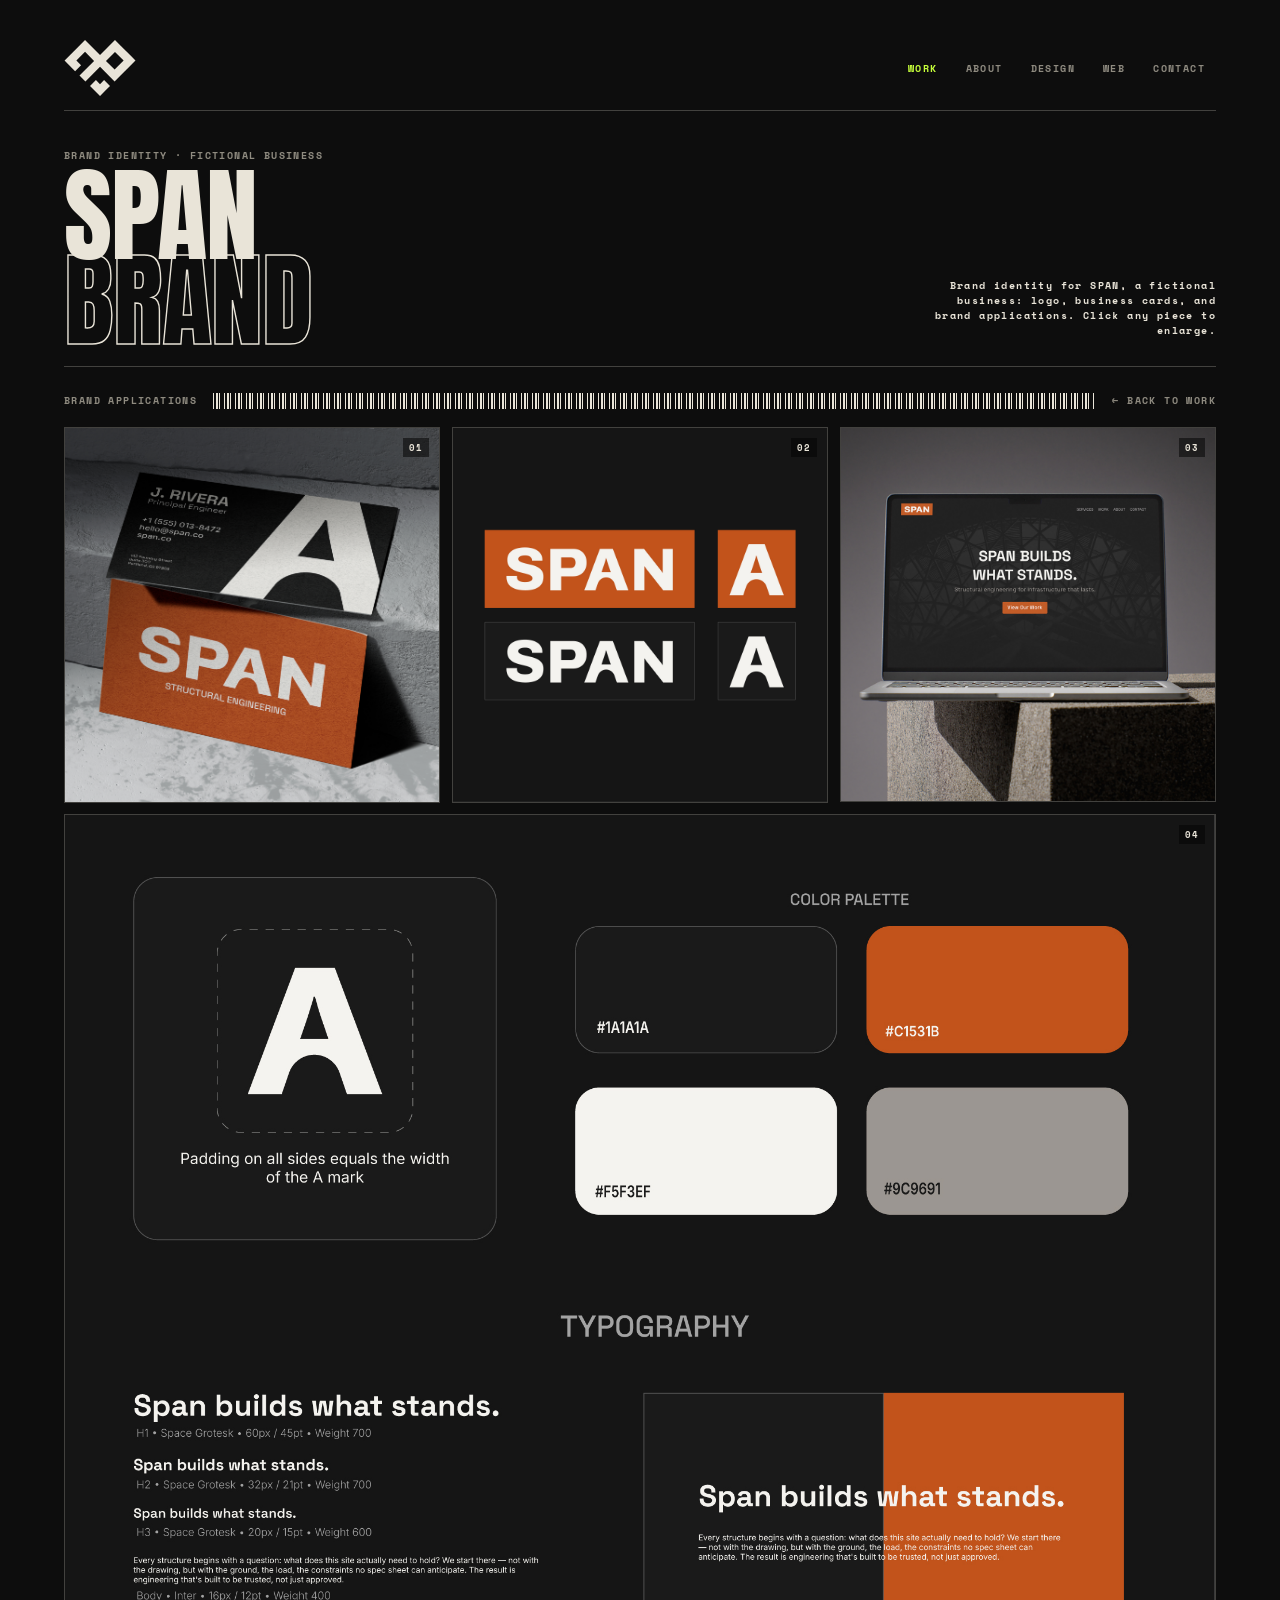
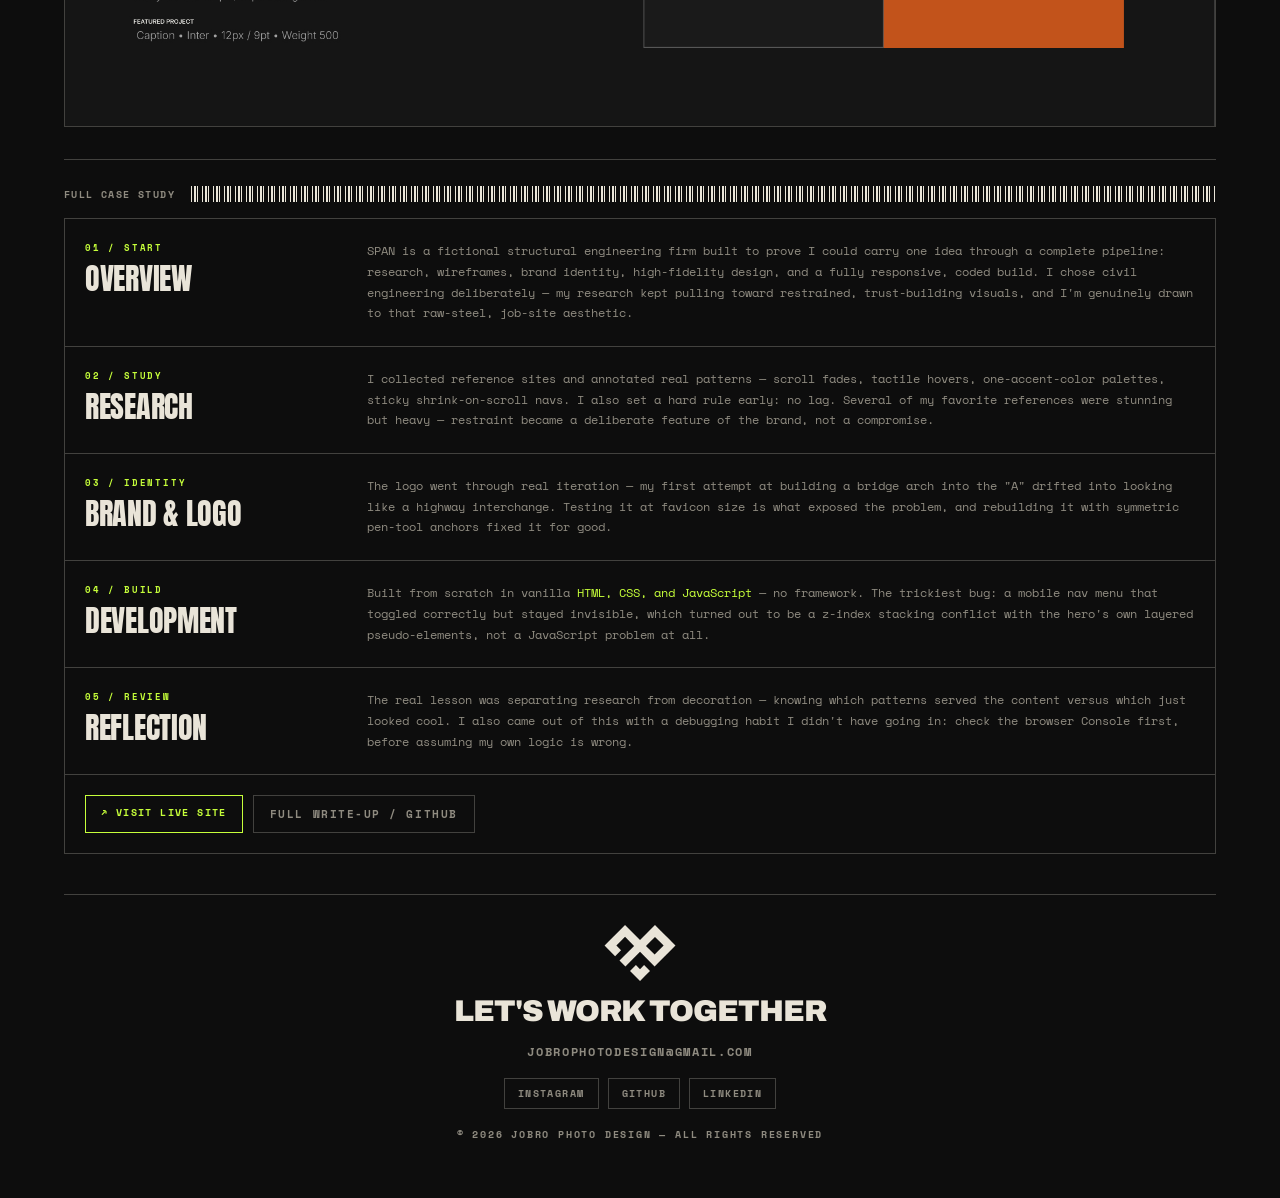
<file: span.html>
<!doctype html>
<html lang="en">
  <head>
    <meta charset="utf-8" />
    <meta name="viewport" content="width=device-width, initial-scale=1" />
    <title>SPAN — JOBRO Photo Design</title>
    <link rel="preconnect" href="https://fonts.googleapis.com" />
    <link rel="preconnect" href="https://fonts.gstatic.com" crossorigin />
    <link
      href="https://fonts.googleapis.com/css2?family=Anton&family=Archivo:wght@800;900&family=Oswald:wght@500;700&family=Space+Mono:wght@400;700&display=swap"
      rel="stylesheet"
    />
    <link
      rel="icon"
      href="assets/images/icons/favicon.svg"
      type="image/svg+xml"
    />
    <link
      rel="icon"
      href="assets/images/icons/favicon-32.png"
      sizes="32x32"
      type="image/png"
    />
    <link
      rel="apple-touch-icon"
      href="assets/images/icons/apple-touch-icon.png"
    />
    <link rel="stylesheet" href="assets/css/style.css" />
  </head>
  <body>
    <div class="page">
      <div class="wrap">
        <!-- NAV -->
        <header class="site-nav">
          <a class="nav-logo" href="index.html" aria-label="JOBRO home">
            <svg viewBox="0 0 627 494.7">
              <path
                d="M627,181.3l-52.4-52.4h0l-76.3-76.3h0L445.9.2l-132.2,132.2L181.3,0l-52.4,52.4h0L.9,180.4l-.9.9,93.7,93.7,52.4-52.4-41.3-41.3,76.5-76.5,80,80-128.9,128.9,52.4,52.4,128.9-128.9,128.7,128.7,52.4-52.4h0l79.8-79.8h0l52.4-52.4h0ZM442.5,261.2l-76.3-76.4,79.8-79.8,76.3,76.4-79.8,79.8Z"
              ></path>
              <polygon
                points="349.5 354.1 313.6 390.1 277.6 354.1 225.3 406.4 313.6 494.7 313.8 494.5 313.8 494.5 346.5 461.8 365.9 442.4 365.9 442.4 401.9 406.4 349.5 354.1"
              ></polygon>
            </svg>
          </a>
          <button class="nav-toggle" aria-label="Toggle menu">
            <span></span>
          </button>
          <nav class="nav-links" id="navLinks">
            <a class="nswipe active" href="work.html">WORK</a>
            <a class="nswipe" href="about.html">ABOUT</a>
            <a class="nswipe" href="design.html">DESIGN</a>
            <a class="nswipe" href="web-dev.html">WEB</a>
            <a class="nswipe" href="contact.html">CONTACT</a>
          </nav>
        </header>

        <!-- HERO -->
        <section class="hero">
          <div>
            <span class="lbl pk">BRAND IDENTITY · FICTIONAL BUSINESS</span>
            <div class="fA display" style="margin-top: 8px">
              SPAN<br /><span class="ghost">BRAND</span>
            </div>
          </div>
          <p class="hero-intro">
            Brand identity for SPAN, a fictional business: logo, business cards,
            and brand applications. Click any piece to enlarge.
          </p>
        </section>

        <div class="strip">
          <span class="lbl pk">BRAND APPLICATIONS</span>
          <div class="bc"></div>
          <a class="lbl swipe" href="work.html">← BACK TO WORK</a>
        </div>

        <!-- GALLERY GRID
       To add an image: drop the file in assets/images/design/, then copy one
       .cell block below (or replace a .ph placeholder) and update src /
       data-img / data-title / data-cat-label and the number. -->
        <div class="wgrid" style="margin-top: 18px">
          <div class="cell">
            <div
              class="tile"
              data-img="assets/images/design/span-businesscard-mockup-1.jpg"
              data-title="BUSINESS CARDS"
              data-cat-label="SPAN / BRAND IDENTITY"
            >
              <div class="tcorner">01</div>
              <img
                src="assets/images/design/span-businesscard-mockup-1.jpg"
                loading="lazy"
                alt="SPAN business card mockup"
              />
              <div class="tcap">
                <span class="tnum">01 — VIEW</span
                ><span class="ttitle">BUSINESS CARDS</span
                ><span class="tcat">SPAN / BRAND IDENTITY</span>
              </div>
            </div>
          </div>

          <div class="cell">
            <div
              class="tile"
              data-img="assets/images/design/span-logo-1.jpg"
              data-title="LOGO"
              data-cat-label="SPAN / BRAND IDENTITY"
            >
              <div class="tcorner">02</div>
              <img
                src="assets/images/design/span-logo-1.jpg"
                loading="lazy"
                alt="SPAN wordmark and A monogram in orange and dark variants"
              />
              <div class="tcap">
                <span class="tnum">02 — VIEW</span
                ><span class="ttitle">LOGO</span
                ><span class="tcat">SPAN / BRAND IDENTITY</span>
              </div>
            </div>
          </div>

          <div class="cell">
            <div
              class="tile"
              data-img="assets/images/design/span-laptop-mockup-1.jpg"
              data-title="BRAND APPLICATION"
              data-cat-label="SPAN / BRAND IDENTITY"
            >
              <div class="tcorner">03</div>
              <img
                src="assets/images/design/span-laptop-mockup-1.jpg"
                loading="lazy"
                alt="SPAN brand applied on a laptop screen mockup"
              />
              <div class="tcap">
                <span class="tnum">03 — VIEW</span
                ><span class="ttitle">BRAND APPLICATION</span
                ><span class="tcat">SPAN / BRAND IDENTITY</span>
              </div>
            </div>
          </div>

          <div class="cell full">
            <div
              class="tile"
              data-img="assets/images/design/span-brand-design-specs.jpg"
              data-title="BRAND DESIGN SPECS"
              data-cat-label="SPAN / BRAND IDENTITY"
            >
              <div class="tcorner">04</div>
              <img
                src="assets/images/design/span-brand-design-specs.jpg"
                loading="lazy"
                alt="SPAN brand design specifications sheet"
              />
              <div class="tcap">
                <span class="tnum">04 — VIEW</span
                ><span class="ttitle">BRAND DESIGN SPECS</span
                ><span class="tcat">SPAN / BRAND IDENTITY</span>
              </div>
            </div>
          </div>
        </div>

        <!-- CASE STUDY -->
        <div class="strip" style="margin-top: 20px">
          <span class="lbl pk">FULL CASE STUDY</span>
          <div class="bc"></div>
        </div>

        <div class="case-study">
          <div class="case-row">
            <div class="case-head">
              <span class="svcn">01 / START</span>
              <div class="fA case-title">OVERVIEW</div>
            </div>
            <p>
              SPAN is a fictional structural engineering firm built to prove I
              could carry one idea through a complete pipeline: research,
              wireframes, brand identity, high-fidelity design, and a fully
              responsive, coded build. I chose civil engineering deliberately
              — my research kept pulling toward restrained, trust-building
              visuals, and I'm genuinely drawn to that raw-steel, job-site
              aesthetic.
            </p>
          </div>
          <div class="case-row">
            <div class="case-head">
              <span class="svcn">02 / STUDY</span>
              <div class="fA case-title">RESEARCH</div>
            </div>
            <p>
              I collected reference sites and annotated real patterns — scroll
              fades, tactile hovers, one-accent-color palettes, sticky
              shrink-on-scroll navs. I also set a hard rule early: no lag.
              Several of my favorite references were stunning but heavy —
              restraint became a deliberate feature of the brand, not a
              compromise.
            </p>
          </div>
          <div class="case-row">
            <div class="case-head">
              <span class="svcn">03 / IDENTITY</span>
              <div class="fA case-title">BRAND &amp; LOGO</div>
            </div>
            <p>
              The logo went through real iteration — my first attempt at
              building a bridge arch into the "A" drifted into looking like a
              highway interchange. Testing it at favicon size is what exposed
              the problem, and rebuilding it with symmetric pen-tool anchors
              fixed it for good.
            </p>
          </div>
          <div class="case-row">
            <div class="case-head">
              <span class="svcn">04 / BUILD</span>
              <div class="fA case-title">DEVELOPMENT</div>
            </div>
            <p>
              Built from scratch in vanilla
              <span class="pk">HTML, CSS, and JavaScript</span> — no
              framework. The trickiest bug: a mobile nav menu that toggled
              correctly but stayed invisible, which turned out to be a
              z-index stacking conflict with the hero's own layered
              pseudo-elements, not a JavaScript problem at all.
            </p>
          </div>
          <div class="case-row">
            <div class="case-head">
              <span class="svcn">05 / REVIEW</span>
              <div class="fA case-title">REFLECTION</div>
            </div>
            <p>
              The real lesson was separating research from decoration —
              knowing which patterns served the content versus which just
              looked cool. I also came out of this with a debugging habit I
              didn't have going in: check the browser Console first, before
              assuming my own logic is wrong.
            </p>
          </div>

          <div class="case-actions">
            <a
              class="btn-pk swipe"
              href="https://jobrophoto.github.io/span-website/"
              target="_blank"
              rel="noopener"
              >↗ VISIT LIVE SITE</a
            >
            <a
              class="btn-lg swipe"
              href="https://github.com/jobrophoto/span-website"
              target="_blank"
              rel="noopener"
              style="padding: 10px 16px"
              >FULL WRITE-UP / GITHUB</a
            >
          </div>
        </div>

        <!-- FOOTER -->
        <footer class="site-footer">
          <svg viewBox="0 0 627 494.7">
            <path
              d="M627,181.3l-52.4-52.4h0l-76.3-76.3h0L445.9.2l-132.2,132.2L181.3,0l-52.4,52.4h0L.9,180.4l-.9.9,93.7,93.7,52.4-52.4-41.3-41.3,76.5-76.5,80,80-128.9,128.9,52.4,52.4,128.9-128.9,128.7,128.7,52.4-52.4h0l79.8-79.8h0l52.4-52.4h0ZM442.5,261.2l-76.3-76.4,79.8-79.8,76.3,76.4-79.8,79.8Z"
            ></path>
            <polygon
              points="349.5 354.1 313.6 390.1 277.6 354.1 225.3 406.4 313.6 494.7 313.8 494.5 313.8 494.5 346.5 461.8 365.9 442.4 365.9 442.4 401.9 406.4 349.5 354.1"
            ></polygon>
          </svg>
          <div class="fB" style="font-size: 30px">LET'S WORK TOGETHER</div>
          <a
            href="mailto:jobrophotodesign@gmail.com"
            class="lbl pk"
            style="font-size: 12px"
            >JOBROPHOTODESIGN@GMAIL.COM</a
          >
          <div class="social">
            <a
              class="swipe"
              href="https://www.instagram.com/j.o_b.r.o_photography/"
              target="_blank"
              rel="noopener"
              >INSTAGRAM</a
            >
            <a
              class="swipe"
              href="https://github.com/jobrophoto"
              target="_blank"
              rel="noopener"
              >GITHUB</a
            >
            <a
              class="swipe"
              href="https://www.linkedin.com/in/joseph-boucher-033114195/"
              target="_blank"
              rel="noopener"
              >LINKEDIN</a
            >
          </div>
          <span class="copyright"
            >© 2026 JOBRO PHOTO DESIGN — ALL RIGHTS RESERVED</span
          >
        </footer>
      </div>
    </div>

    <!-- LIGHTBOX (hidden until a tile is clicked) -->
    <div class="lb">
      <div class="lbimg"></div>
      <div class="lbmeta">
        <span class="lbl pk" style="font-size: 11px" data-lb-no></span>
        <span
          class="fB"
          style="font-size: 20px; color: #fff"
          data-lb-title
        ></span>
        <span
          class="lbl"
          style="font-size: 10px; color: #cfcabd"
          data-lb-cat
        ></span>
      </div>
      <div class="lbnav prev">◄</div>
      <div class="lbnav next">►</div>
      <div class="lbx">✕</div>
    </div>

    <script src="assets/js/script.js"></script>
  </body>
</html>
</file>
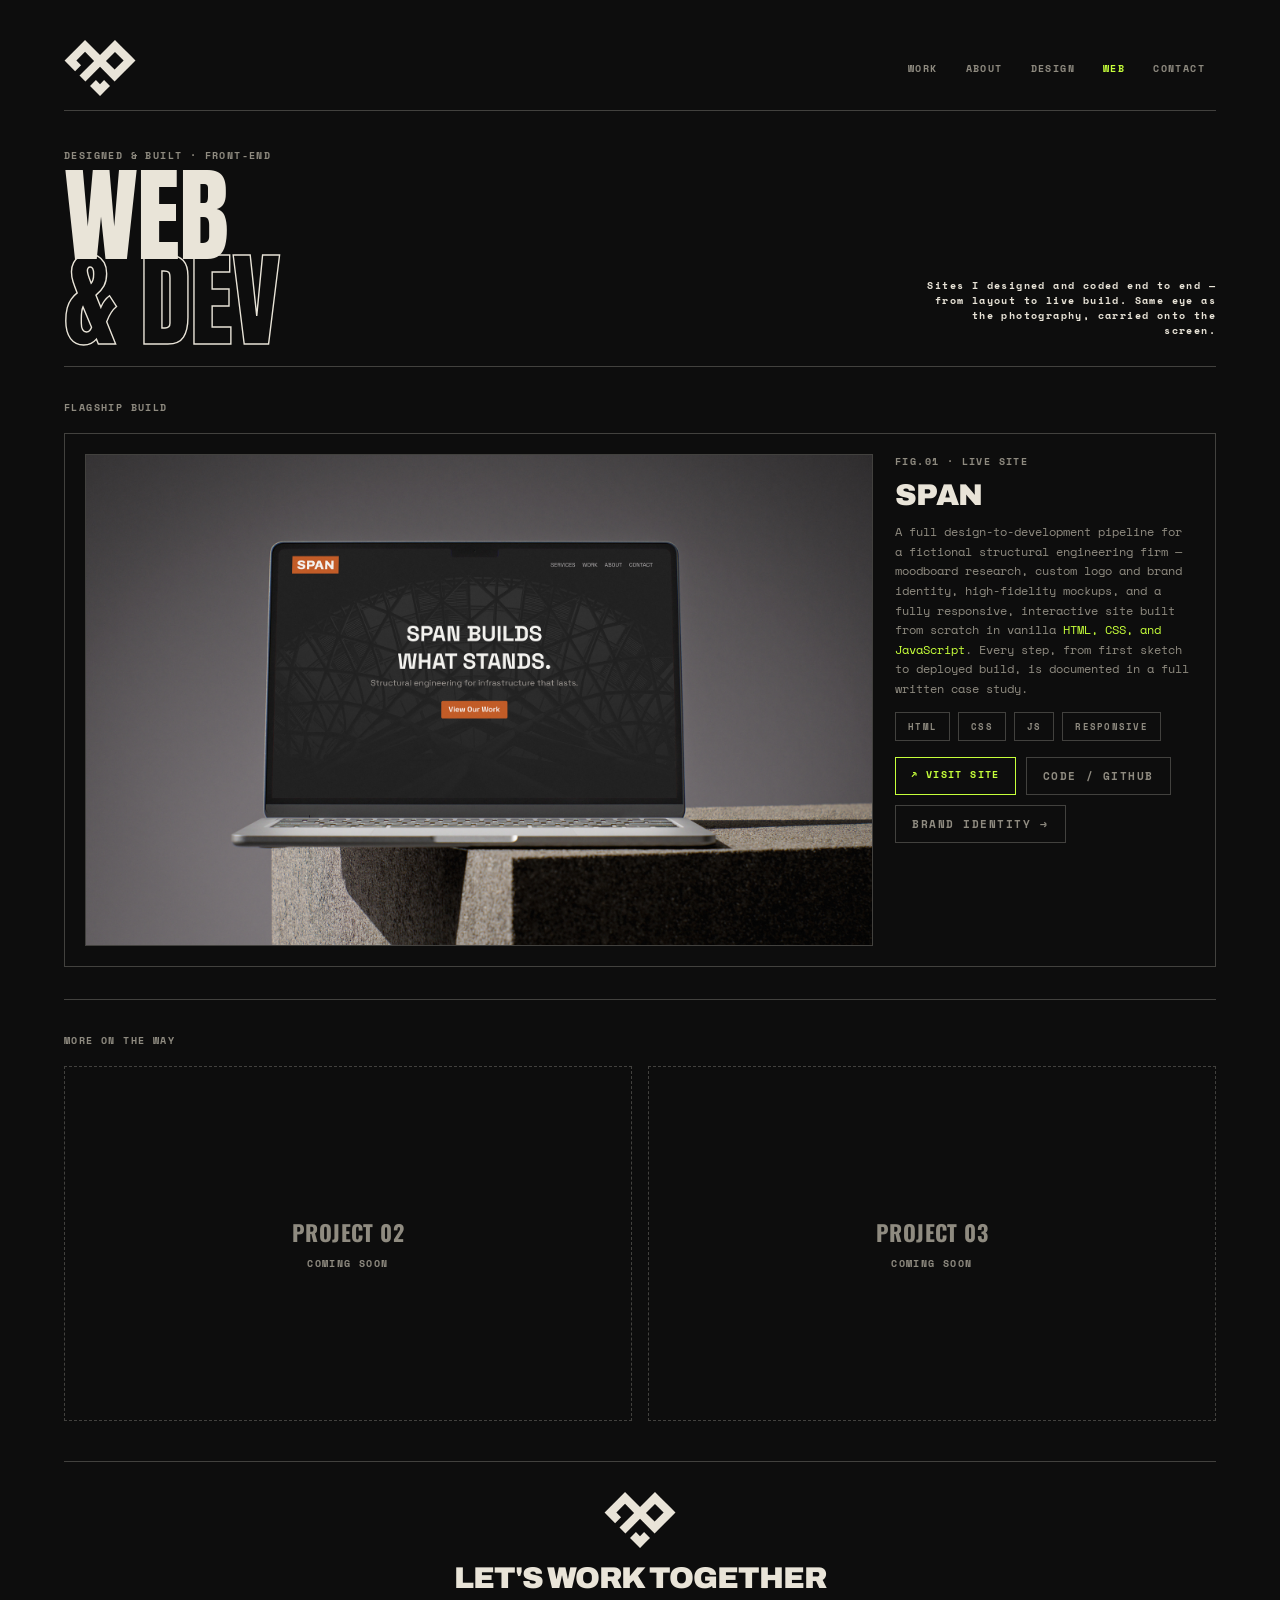
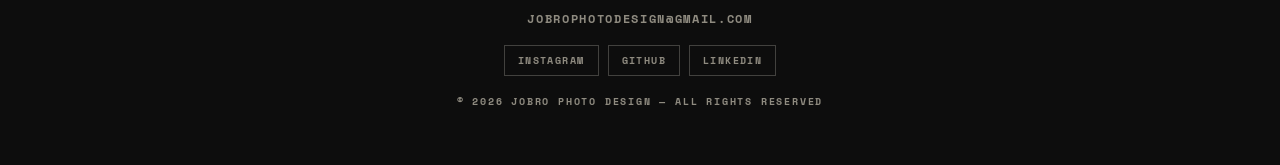
<file: web-dev.html>
<!doctype html>
<html lang="en">
  <head>
    <meta charset="utf-8" />
    <meta name="viewport" content="width=device-width, initial-scale=1" />
    <title>Web &amp; Dev — JOBRO Photo Design</title>
    <link rel="preconnect" href="https://fonts.googleapis.com" />
    <link rel="preconnect" href="https://fonts.gstatic.com" crossorigin />
    <link
      href="https://fonts.googleapis.com/css2?family=Anton&family=Archivo:wght@800;900&family=Oswald:wght@500;700&family=Space+Mono:wght@400;700&display=swap"
      rel="stylesheet"
    />
    <link
      rel="icon"
      href="assets/images/icons/favicon.svg"
      type="image/svg+xml"
    />
    <link
      rel="icon"
      href="assets/images/icons/favicon-32.png"
      sizes="32x32"
      type="image/png"
    />
    <link
      rel="apple-touch-icon"
      href="assets/images/icons/apple-touch-icon.png"
    />
    <link rel="stylesheet" href="assets/css/style.css" />
  </head>
  <body>
    <div class="page">
      <div class="wrap">
        <!-- NAV -->
        <header class="site-nav">
          <a class="nav-logo" href="index.html" aria-label="JOBRO home">
            <svg viewBox="0 0 627 494.7">
              <path
                d="M627,181.3l-52.4-52.4h0l-76.3-76.3h0L445.9.2l-132.2,132.2L181.3,0l-52.4,52.4h0L.9,180.4l-.9.9,93.7,93.7,52.4-52.4-41.3-41.3,76.5-76.5,80,80-128.9,128.9,52.4,52.4,128.9-128.9,128.7,128.7,52.4-52.4h0l79.8-79.8h0l52.4-52.4h0ZM442.5,261.2l-76.3-76.4,79.8-79.8,76.3,76.4-79.8,79.8Z"
              ></path>
              <polygon
                points="349.5 354.1 313.6 390.1 277.6 354.1 225.3 406.4 313.6 494.7 313.8 494.5 313.8 494.5 346.5 461.8 365.9 442.4 365.9 442.4 401.9 406.4 349.5 354.1"
              ></polygon>
            </svg>
          </a>
          <button class="nav-toggle" aria-label="Toggle menu">
            <span></span>
          </button>
          <nav class="nav-links" id="navLinks">
            <a class="nswipe" href="work.html">WORK</a>
            <a class="nswipe" href="about.html">ABOUT</a>
            <a class="nswipe" href="design.html">DESIGN</a>
            <a class="nswipe active" href="web-dev.html">WEB</a>
            <a class="nswipe" href="contact.html">CONTACT</a>
          </nav>
        </header>

        <!-- HERO -->
        <section class="hero">
          <div>
            <span class="lbl pk">DESIGNED &amp; BUILT · FRONT-END</span>
            <div class="fA display" style="margin-top: 8px">
              WEB<br /><span class="ghost">&amp; DEV</span>
            </div>
          </div>
          <p class="hero-intro">
            Sites I designed and coded end to end — from layout to live build.
            Same eye as the photography, carried onto the screen.
          </p>
        </section>

        <!-- FEATURED PROJECT -->
        <div style="padding-top: 26px; border-top: 1px solid var(--line)">
          <span class="lbl pk">FLAGSHIP BUILD</span>
          <div class="feature">
            <div class="feature-shot">
              <img
                src="assets/images/design/span-laptop-mockup-2.jpg"
                alt="SPAN — structural engineering website"
              />
            </div>
            <div style="display: flex; flex-direction: column; gap: 14px">
              <span class="lbl pk">FIG.01 · LIVE SITE</span>
              <div class="fB" style="font-size: 30px">SPAN</div>
              <p>
                A full design-to-development pipeline for a fictional structural
                engineering firm — moodboard research, custom logo and brand
                identity, high-fidelity mockups, and a fully responsive,
                interactive site built from scratch in vanilla
                <span class="pk">HTML, CSS, and JavaScript</span>. Every step,
                from first sketch to deployed build, is documented in a full
                written case study.
              </p>
              <div style="display: flex; gap: 8px; flex-wrap: wrap">
                <span class="chip">HTML</span><span class="chip">CSS</span
                ><span class="chip">JS</span
                ><span class="chip">RESPONSIVE</span>
              </div>
              <div
                style="
                  display: flex;
                  gap: 10px;
                  flex-wrap: wrap;
                  margin-top: 2px;
                "
              >
                <a
                  class="btn-pk swipe"
                  href="https://jobrophoto.github.io/span-website/"
                  target="_blank"
                  rel="noopener"
                  >↗ VISIT SITE</a
                >
                <a
                  class="btn-lg swipe"
                  href="https://github.com/jobrophoto/span-website"
                  target="_blank"
                  rel="noopener"
                  style="padding: 10px 16px"
                  >CODE / GITHUB</a
                >
                <a
                  class="btn-lg swipe"
                  href="span.html"
                  style="padding: 10px 16px"
                  >BRAND IDENTITY →</a
                >
              </div>
            </div>
          </div>
        </div>

        <!-- COMING SOON -->
        <div
          style="
            margin-top: 32px;
            padding-top: 26px;
            border-top: 1px solid var(--line);
          "
        >
          <span class="lbl pk">MORE ON THE WAY</span>
          <div class="soon-grid">
            <div class="soon">
              <span class="fO" style="font-size: 22px; color: var(--dim)"
                >PROJECT 02</span
              ><span class="lbl">COMING SOON</span>
            </div>
            <div class="soon">
              <span class="fO" style="font-size: 22px; color: var(--dim)"
                >PROJECT 03</span
              ><span class="lbl">COMING SOON</span>
            </div>
          </div>
        </div>

        <!-- FOOTER -->
        <footer class="site-footer">
          <svg viewBox="0 0 627 494.7">
            <path
              d="M627,181.3l-52.4-52.4h0l-76.3-76.3h0L445.9.2l-132.2,132.2L181.3,0l-52.4,52.4h0L.9,180.4l-.9.9,93.7,93.7,52.4-52.4-41.3-41.3,76.5-76.5,80,80-128.9,128.9,52.4,52.4,128.9-128.9,128.7,128.7,52.4-52.4h0l79.8-79.8h0l52.4-52.4h0ZM442.5,261.2l-76.3-76.4,79.8-79.8,76.3,76.4-79.8,79.8Z"
            ></path>
            <polygon
              points="349.5 354.1 313.6 390.1 277.6 354.1 225.3 406.4 313.6 494.7 313.8 494.5 313.8 494.5 346.5 461.8 365.9 442.4 365.9 442.4 401.9 406.4 349.5 354.1"
            ></polygon>
          </svg>
          <div class="fB" style="font-size: 30px">LET'S WORK TOGETHER</div>
          <a
            href="mailto:jobrophotodesign@gmail.com"
            class="lbl pk"
            style="font-size: 12px"
            >JOBROPHOTODESIGN@GMAIL.COM</a
          >
          <div class="social">
            <a
              class="swipe"
              href="https://www.instagram.com/j.o_b.r.o_photography/"
              target="_blank"
              rel="noopener"
              >INSTAGRAM</a
            >
            <a
              class="swipe"
              href="https://github.com/jobrophoto"
              target="_blank"
              rel="noopener"
              >GITHUB</a
            >
            <a
              class="swipe"
              href="https://www.linkedin.com/in/joseph-boucher-033114195/"
              target="_blank"
              rel="noopener"
              >LINKEDIN</a
            >
          </div>
          <span class="copyright"
            >© 2026 JOBRO PHOTO DESIGN — ALL RIGHTS RESERVED</span
          >
        </footer>
      </div>
    </div>
    <script src="assets/js/script.js"></script>
  </body>
</html>
</file>
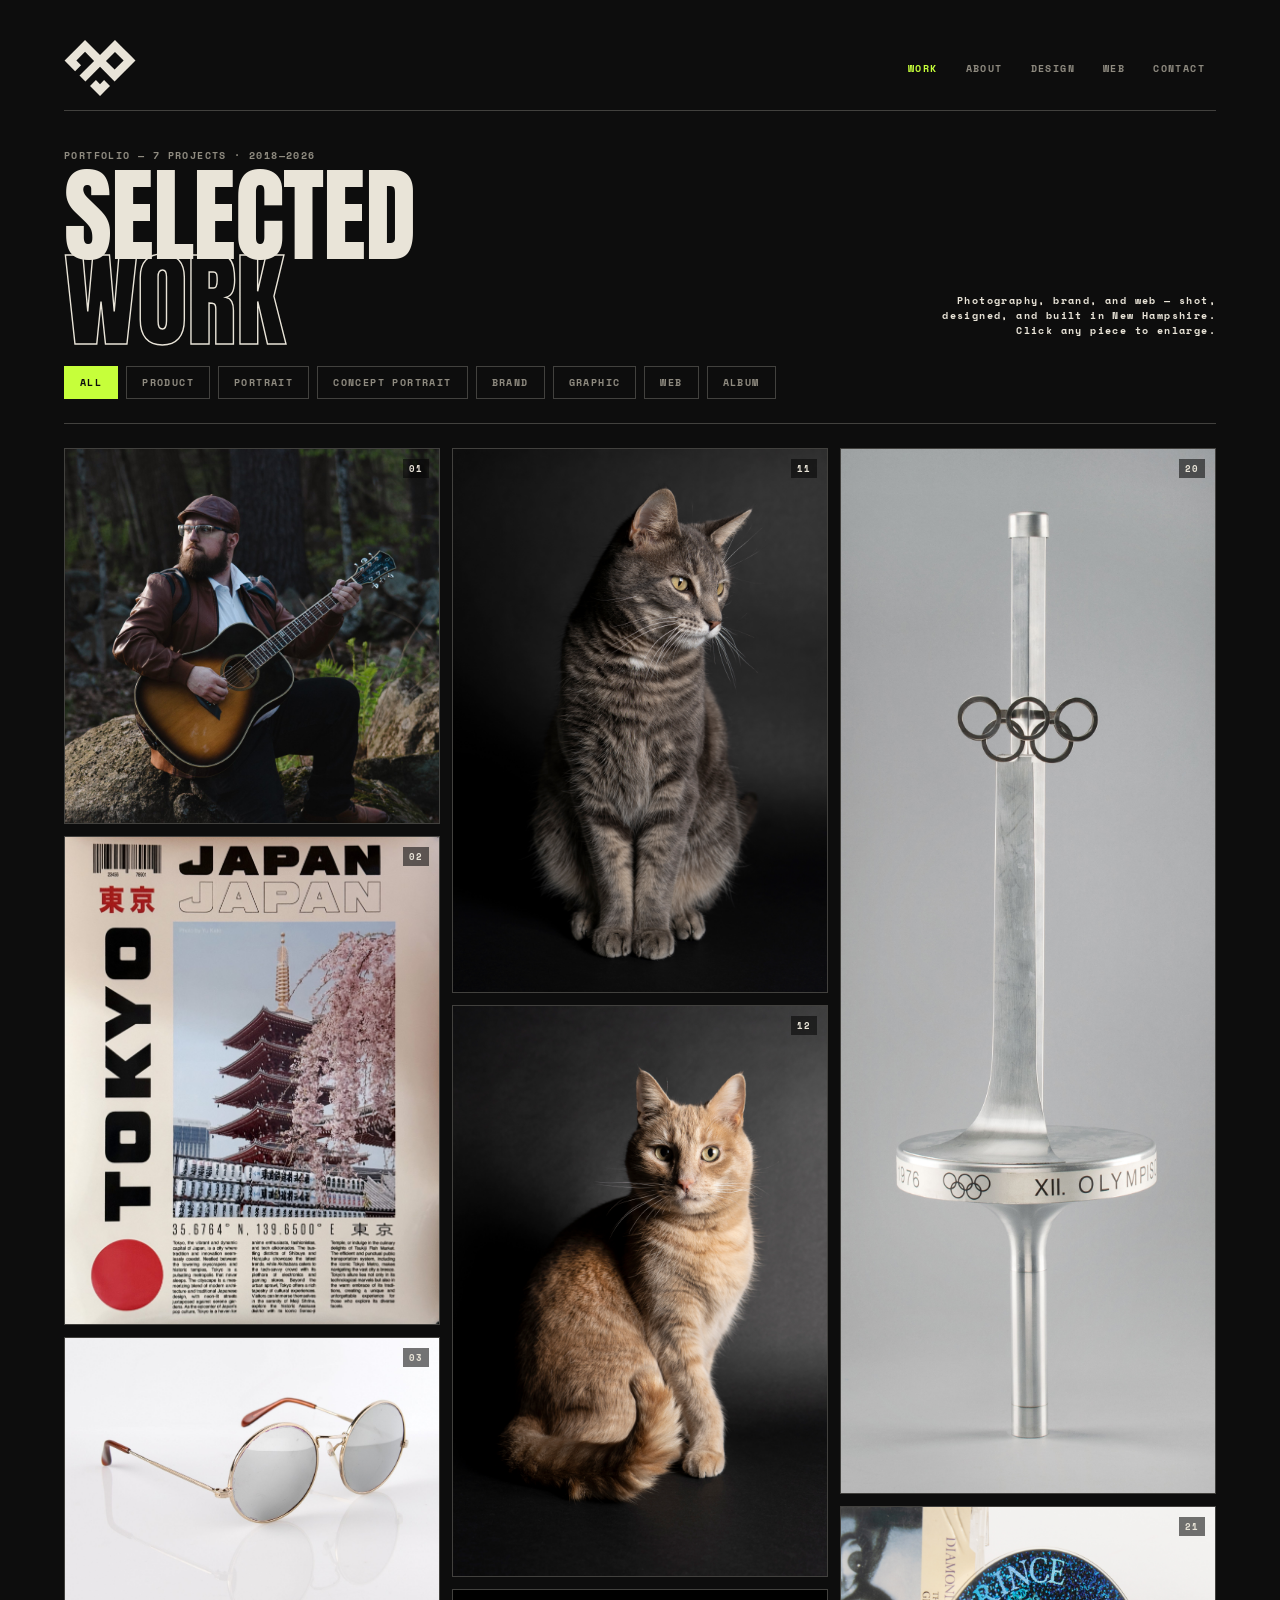
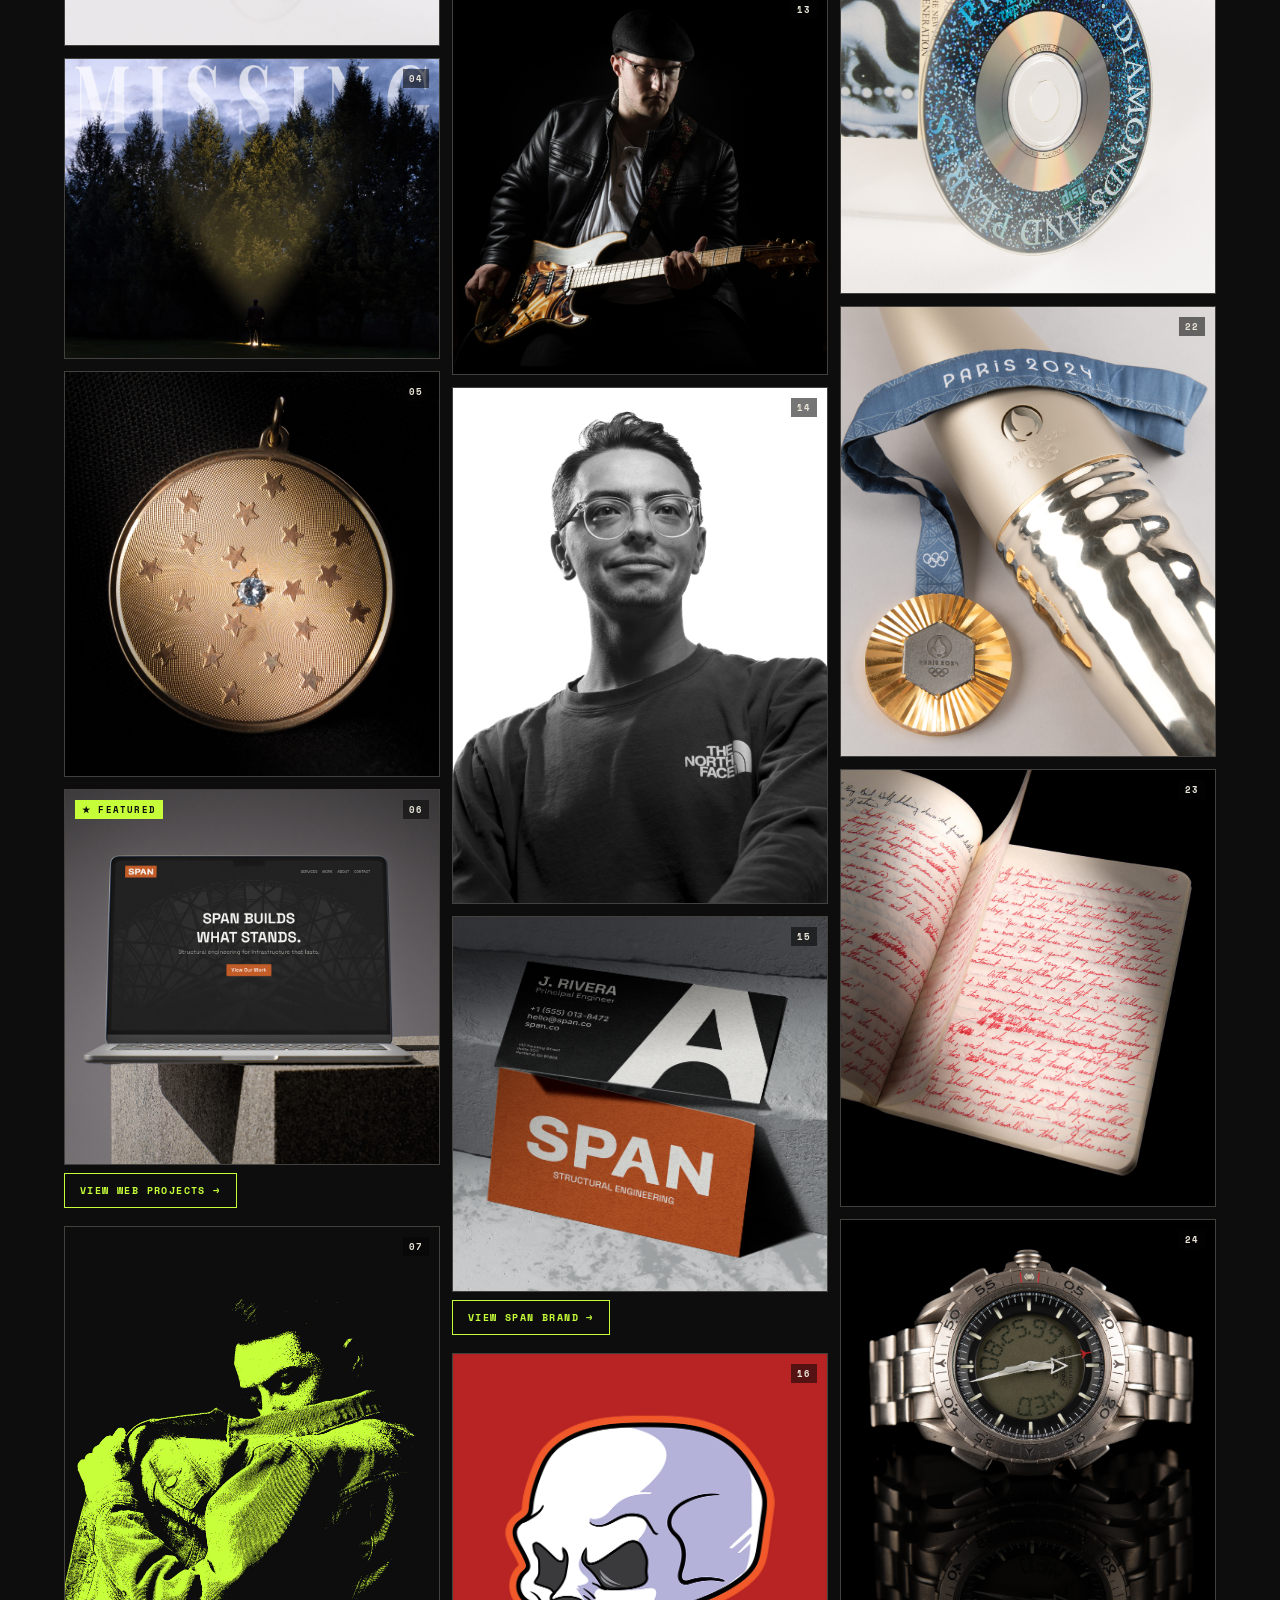
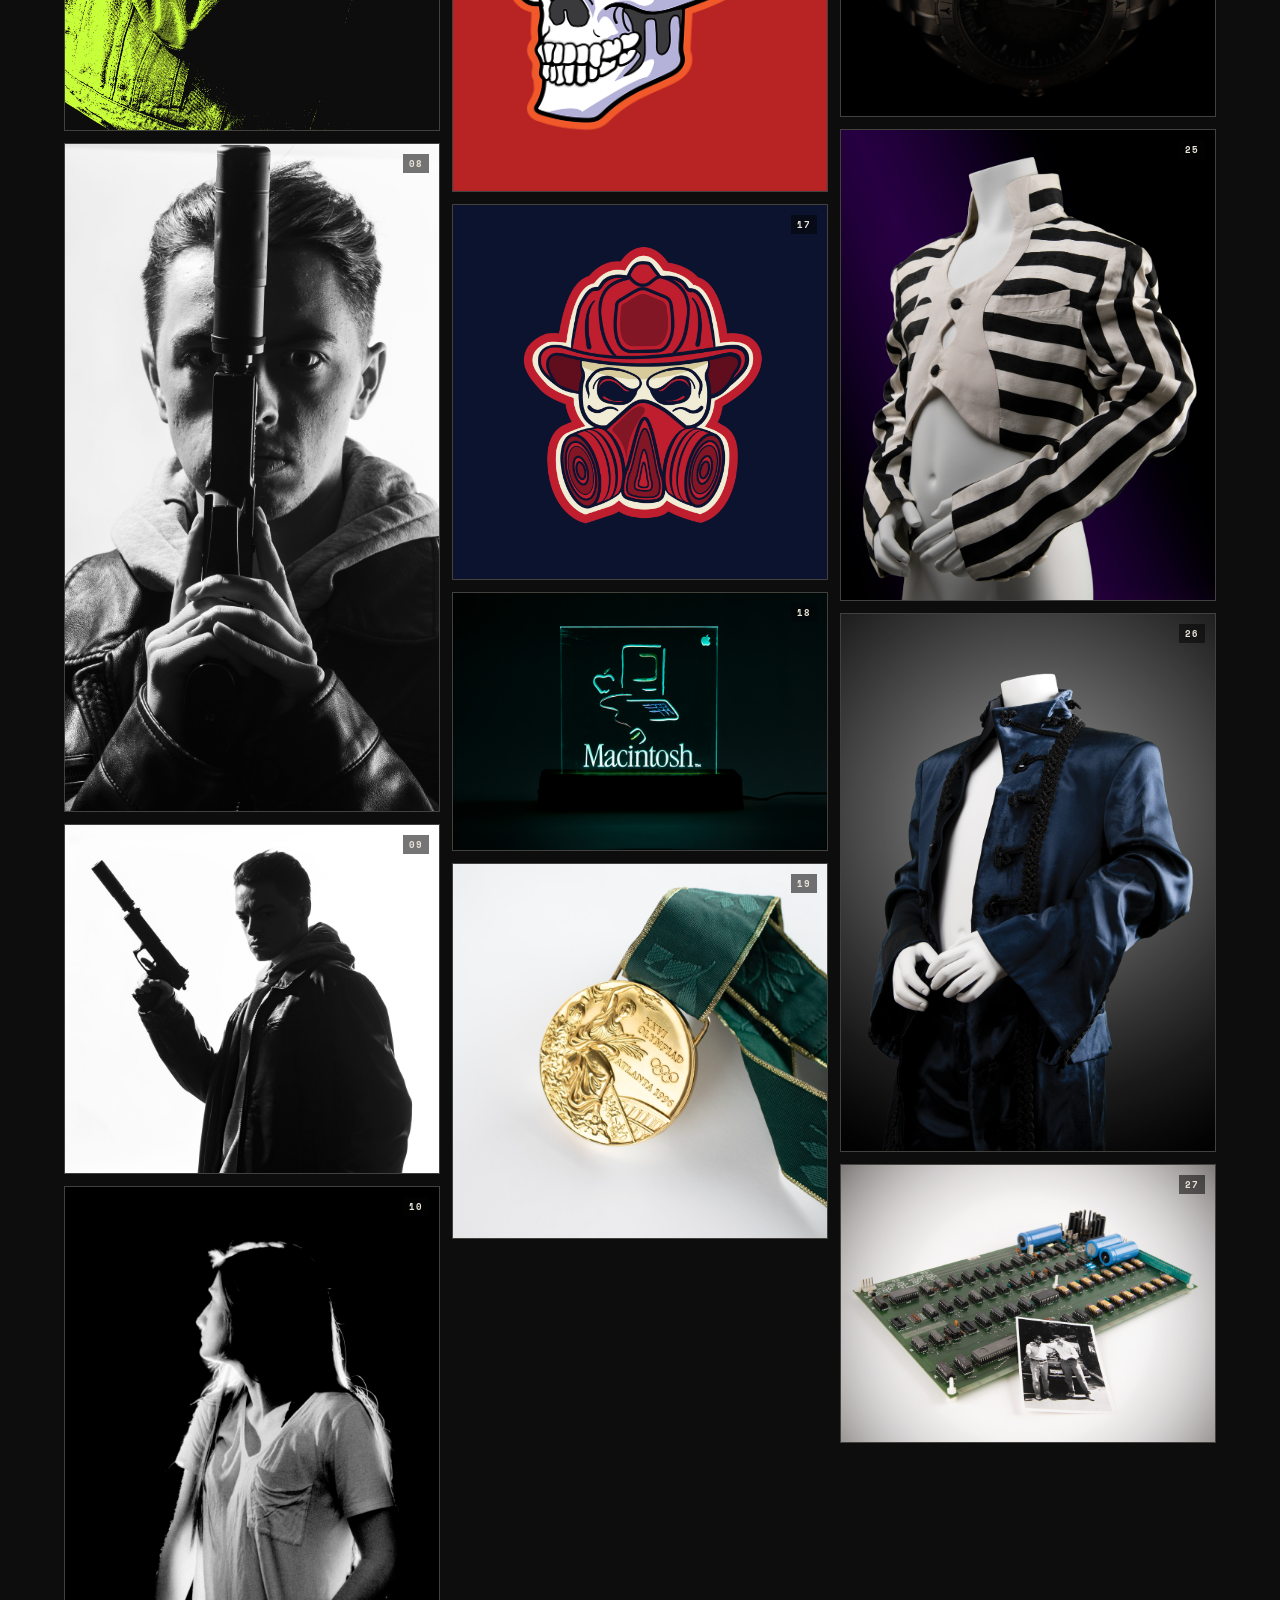
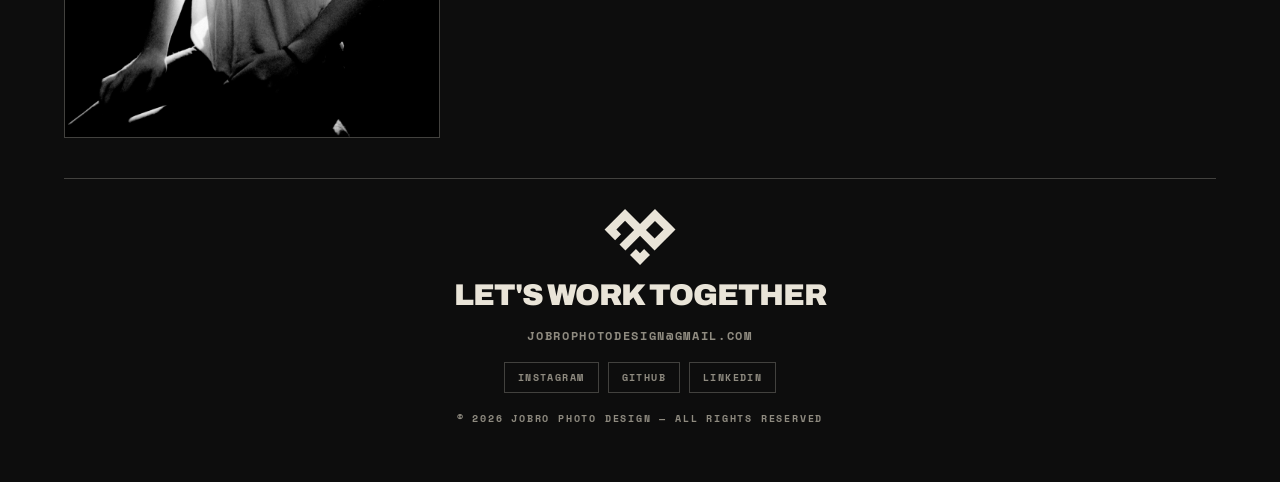
<file: work.html>
<!doctype html>
<html lang="en">
  <head>
    <meta charset="utf-8" />
    <meta name="viewport" content="width=device-width, initial-scale=1" />
    <title>Work — JOBRO Photo Design</title>
    <link rel="preconnect" href="https://fonts.googleapis.com" />
    <link rel="preconnect" href="https://fonts.gstatic.com" crossorigin />
    <link
      href="https://fonts.googleapis.com/css2?family=Anton&family=Archivo:wght@800;900&family=Oswald:wght@500;700&family=Space+Mono:wght@400;700&display=swap"
      rel="stylesheet"
    />
    <link
      rel="icon"
      href="assets/images/icons/favicon.svg"
      type="image/svg+xml"
    />
    <link
      rel="icon"
      href="assets/images/icons/favicon-32.png"
      sizes="32x32"
      type="image/png"
    />
    <link
      rel="apple-touch-icon"
      href="assets/images/icons/apple-touch-icon.png"
    />
    <link rel="stylesheet" href="assets/css/style.css" />
  </head>
  <body>
    <div class="page">
      <div class="wrap">
        <!-- NAV -->
        <header class="site-nav">
          <a class="nav-logo" href="index.html" aria-label="JOBRO home">
            <svg viewBox="0 0 627 494.7">
              <path
                d="M627,181.3l-52.4-52.4h0l-76.3-76.3h0L445.9.2l-132.2,132.2L181.3,0l-52.4,52.4h0L.9,180.4l-.9.9,93.7,93.7,52.4-52.4-41.3-41.3,76.5-76.5,80,80-128.9,128.9,52.4,52.4,128.9-128.9,128.7,128.7,52.4-52.4h0l79.8-79.8h0l52.4-52.4h0ZM442.5,261.2l-76.3-76.4,79.8-79.8,76.3,76.4-79.8,79.8Z"
              ></path>
              <polygon
                points="349.5 354.1 313.6 390.1 277.6 354.1 225.3 406.4 313.6 494.7 313.8 494.5 313.8 494.5 346.5 461.8 365.9 442.4 365.9 442.4 401.9 406.4 349.5 354.1"
              ></polygon>
            </svg>
          </a>
          <button class="nav-toggle" aria-label="Toggle menu">
            <span></span>
          </button>
          <nav class="nav-links" id="navLinks">
            <a class="nswipe active" href="work.html">WORK</a>
            <a class="nswipe" href="about.html">ABOUT</a>
            <a class="nswipe" href="design.html">DESIGN</a>
            <a class="nswipe" href="web-dev.html">WEB</a>
            <a class="nswipe" href="contact.html">CONTACT</a>
          </nav>
        </header>

        <!-- HERO -->
        <section class="hero">
          <div>
            <span class="lbl pk">PORTFOLIO — 7 PROJECTS · 2018—2026</span>
            <div class="fA display" style="margin-top: 8px">
              SELECTED<br /><span class="ghost">WORK</span>
            </div>
          </div>
          <p class="hero-intro">
            Photography, brand, and web — shot, designed, and built in New
            Hampshire. Click any piece to enlarge.
          </p>
        </section>

        <!-- FILTER TABS -->
        <div class="ftabs">
          <div class="ftab on" data-filter="all">ALL</div>
          <div class="ftab" data-filter="product">PRODUCT</div>
          <div class="ftab" data-filter="portrait">PORTRAIT</div>
          <div class="ftab" data-filter="concept-portrait">
            CONCEPT PORTRAIT
          </div>
          <div class="ftab" data-filter="brand">BRAND</div>
          <div class="ftab" data-filter="graphic">GRAPHIC</div>
          <div class="ftab" data-filter="web">WEB</div>
          <div class="ftab" data-filter="album">ALBUM</div>
        </div>

        <!-- GALLERY GRID
       To add a photo: copy one .cell block below, drop your image file in
       assets/images/, and update src / data-img / data-title / data-cat /
       data-cat-label. Keep data-img and src pointing at the same file. -->
        <div class="wgrid">
          <div class="cell" data-cat="portrait">
            <div
              class="tile"
              data-img="assets/images/photography/six-strings-portrait.jpg"
              data-title="SIX STRINGS"
              data-cat-label="PORTRAIT"
            >
              <div class="tcorner">01</div>
              <img
                src="assets/images/photography/six-strings-portrait.jpg"
                loading="lazy"
                alt="Six Strings"
              />
              <div class="tcap">
                <span class="tnum">01 — VIEW</span
                ><span class="ttitle">SIX STRINGS</span
                ><span class="tcat">PORTRAIT</span>
              </div>
            </div>
          </div>

          <div class="cell" data-cat="graphic">
            <div
              class="tile"
              data-img="assets/images/design/tokyo-poster.jpg"
              data-title="TOKYO / EAST"
              data-cat-label="GRAPHIC / POSTER"
            >
              <div class="tcorner">02</div>
              <img
                src="assets/images/design/tokyo-poster.jpg"
                loading="lazy"
                alt="Tokyo / East"
              />
              <div class="tcap">
                <span class="tnum">02 — VIEW</span
                ><span class="ttitle">TOKYO / EAST</span
                ><span class="tcat">GRAPHIC / POSTER</span>
              </div>
            </div>
          </div>

          <div class="cell" data-cat="product">
            <div
              class="tile"
              data-img="assets/images/photography/round-frame-sunglasses.jpg"
              data-title="ROUND FRAME"
              data-cat-label="PRODUCT"
            >
              <div class="tcorner">03</div>
              <img
                src="assets/images/photography/round-frame-sunglasses.jpg"
                loading="lazy"
                alt="Round Frame"
              />
              <div class="tcap">
                <span class="tnum">03 — VIEW</span
                ><span class="ttitle">ROUND FRAME</span
                ><span class="tcat">PRODUCT</span>
              </div>
            </div>
          </div>

          <div class="cell" data-cat="album">
            <div
              class="tile"
              data-img="assets/images/design/missing-album-cover.jpg"
              data-title="MISSING"
              data-cat-label="ALBUM / COVER ART"
            >
              <div class="tcorner">04</div>
              <img
                src="assets/images/design/missing-album-cover.jpg"
                loading="lazy"
                alt="Missing"
              />
              <div class="tcap">
                <span class="tnum">04 — VIEW</span
                ><span class="ttitle">MISSING</span
                ><span class="tcat">ALBUM / COVER ART</span>
              </div>
            </div>
          </div>

          <div class="cell" data-cat="product">
            <div
              class="tile"
              data-img="assets/images/photography/star-pendant.jpg"
              data-title="STAR PENDANT"
              data-cat-label="PRODUCT"
            >
              <div class="tcorner">05</div>
              <img
                src="assets/images/photography/star-pendant.jpg"
                loading="lazy"
                alt="Star Pendant"
              />
              <div class="tcap">
                <span class="tnum">05 — VIEW</span
                ><span class="ttitle">STAR PENDANT</span
                ><span class="tcat">PRODUCT</span>
              </div>
            </div>
          </div>

          <div class="cell" data-cat="web">
            <div
              class="tile"
              data-img="assets/images/design/span-laptop-mockup-1.jpg"
              data-title="SPAN WEBSITE"
              data-cat-label="WEB DESIGN"
              data-link="web-dev.html"
              data-link-label="VIEW WEB PROJECTS →"
            >
              <div class="tcorner">06</div>
              <div class="tfeat">★ FEATURED</div>
              <img
                src="assets/images/design/span-laptop-mockup-1.jpg"
                loading="lazy"
                alt="SPAN structural engineering website shown on a laptop mockup"
              />
              <div class="tcap">
                <span class="tnum">06 — VIEW</span
                ><span class="ttitle">SPAN WEBSITE</span
                ><span class="tcat">WEB DESIGN</span>
              </div>
            </div>
            <a class="btn-pk swipe cell-link" href="web-dev.html"
              >VIEW WEB PROJECTS →</a
            >
          </div>

          <div class="cell" data-cat="portrait">
            <div
              class="tile"
              data-img="assets/images/photography/denim-duotone-portrait.jpg"
              data-title="DENIM / DUOTONE"
              data-cat-label="PORTRAIT"
            >
              <div class="tcorner">07</div>
              <img
                src="assets/images/photography/denim-duotone-portrait.jpg"
                loading="lazy"
                alt="Denim / Duotone"
              />
              <div class="tcap">
                <span class="tnum">07 — VIEW</span
                ><span class="ttitle">DENIM / DUOTONE</span
                ><span class="tcat">PORTRAIT</span>
              </div>
            </div>
          </div>

          <div class="cell" data-cat="concept-portrait">
            <div
              class="tile"
              data-img="assets/images/photography/silencer-portrait-1.jpg"
              data-title="SILENCER 1"
              data-cat-label="CONCEPT PORTRAIT"
            >
              <div class="tcorner">08</div>
              <img
                src="assets/images/photography/silencer-portrait-1.jpg"
                loading="lazy"
                alt="Silencer 1"
              />
              <div class="tcap">
                <span class="tnum">08 — VIEW</span
                ><span class="ttitle">SILENCER 1</span
                ><span class="tcat">CONCEPT PORTRAIT</span>
              </div>
            </div>
          </div>

          <div class="cell" data-cat="concept-portrait">
            <div
              class="tile"
              data-img="assets/images/photography/silencer-portrait-2.jpg"
              data-title="SILENCER 2"
              data-cat-label="CONCEPT PORTRAIT"
            >
              <div class="tcorner">09</div>
              <img
                src="assets/images/photography/silencer-portrait-2.jpg"
                loading="lazy"
                alt="Silencer 2"
              />
              <div class="tcap">
                <span class="tnum">09 — VIEW</span
                ><span class="ttitle">SILENCER 2</span
                ><span class="tcat">CONCEPT PORTRAIT</span>
              </div>
            </div>
          </div>

          <div class="cell" data-cat="portrait">
            <div
              class="tile"
              data-img="assets/images/photography/rim-lighting-bw-portrait.jpg"
              data-title="RIM LIGHT"
              data-cat-label="PORTRAIT"
            >
              <div class="tcorner">10</div>
              <img
                src="assets/images/photography/rim-lighting-bw-portrait.jpg"
                loading="lazy"
                alt="Rim Light"
              />
              <div class="tcap">
                <span class="tnum">10 — VIEW</span
                ><span class="ttitle">RIM LIGHT</span
                ><span class="tcat">PORTRAIT</span>
              </div>
            </div>
          </div>

          <div class="cell" data-cat="portrait">
            <div
              class="tile"
              data-img="assets/images/photography/cat-grey-portrait.jpg"
              data-title="CAT / GREY"
              data-cat-label="PORTRAIT"
            >
              <div class="tcorner">11</div>
              <img
                src="assets/images/photography/cat-grey-portrait.jpg"
                loading="lazy"
                alt="Cat / Grey"
              />
              <div class="tcap">
                <span class="tnum">11 — VIEW</span
                ><span class="ttitle">CAT / GREY</span
                ><span class="tcat">PORTRAIT</span>
              </div>
            </div>
          </div>

          <div class="cell" data-cat="portrait">
            <div
              class="tile"
              data-img="assets/images/photography/cat-tan-portrait.jpg"
              data-title="CAT / TAN"
              data-cat-label="PORTRAIT"
            >
              <div class="tcorner">12</div>
              <img
                src="assets/images/photography/cat-tan-portrait.jpg"
                loading="lazy"
                alt="Cat / Tan"
              />
              <div class="tcap">
                <span class="tnum">12 — VIEW</span
                ><span class="ttitle">CAT / TAN</span
                ><span class="tcat">PORTRAIT</span>
              </div>
            </div>
          </div>

          <div class="cell" data-cat="portrait">
            <div
              class="tile"
              data-img="assets/images/photography/six-string-metal-portrait.jpg"
              data-title="SIX STRINGS / METAL"
              data-cat-label="PORTRAIT"
            >
              <div class="tcorner">13</div>
              <img
                src="assets/images/photography/six-string-metal-portrait.jpg"
                loading="lazy"
                alt="Six Strings / Metal"
              />
              <div class="tcap">
                <span class="tnum">13 — VIEW</span
                ><span class="ttitle">SIX STRINGS / METAL</span
                ><span class="tcat">PORTRAIT</span>
              </div>
            </div>
          </div>

          <div class="cell" data-cat="portrait">
            <div
              class="tile"
              data-img="assets/images/photography/photographer-bw-portrait.jpg"
              data-title="PHOTOGRAPHER"
              data-cat-label="PORTRAIT"
            >
              <div class="tcorner">14</div>
              <img
                src="assets/images/photography/photographer-bw-portrait.jpg"
                loading="lazy"
                alt="Photographer"
              />
              <div class="tcap">
                <span class="tnum">14 — VIEW</span
                ><span class="ttitle">PHOTOGRAPHER</span
                ><span class="tcat">PORTRAIT</span>
              </div>
            </div>
          </div>

          <div class="cell" data-cat="brand">
            <div
              class="tile"
              data-img="assets/images/design/span-businesscard-mockup-1.jpg"
              data-title="SPAN"
              data-cat-label="BRAND IDENTITY"
              data-link="span.html"
              data-link-label="VIEW SPAN BRAND →"
            >
              <div class="tcorner">15</div>
              <img
                src="assets/images/design/span-businesscard-mockup-1.jpg"
                loading="lazy"
                alt="SPAN business card mockup"
              />
              <div class="tcap">
                <span class="tnum">15 — VIEW</span
                ><span class="ttitle">SPAN</span
                ><span class="tcat">BRAND IDENTITY</span>
              </div>
            </div>
            <a class="btn-pk swipe cell-link" href="span.html"
              >VIEW SPAN BRAND →</a
            >
          </div>

          <div class="cell" data-cat="graphic">
            <div
              class="tile"
              data-img="assets/images/design/irjr-twitch-logo.png"
              data-title="IRJR TWITCH LOGO"
              data-cat-label="GRAPHIC / LOGO"
            >
              <div class="tcorner">16</div>
              <img
                src="assets/images/design/irjr-twitch-logo.png"
                loading="lazy"
                alt="IRJR Twitch logo: illustrated skull on a red background"
              />
              <div class="tcap">
                <span class="tnum">16 — VIEW</span
                ><span class="ttitle">IRJR TWITCH LOGO</span
                ><span class="tcat">GRAPHIC / LOGO</span>
              </div>
            </div>
          </div>

          <div class="cell" data-cat="graphic">
            <div
              class="tile"
              data-img="assets/images/design/purelypyro-twitch-logo.jpg"
              data-title="PURELYPYRO TWITCH LOGO"
              data-cat-label="GRAPHIC / LOGO"
            >
              <div class="tcorner">17</div>
              <img
                src="assets/images/design/purelypyro-twitch-logo.jpg"
                loading="lazy"
                alt="PurelyPyro Twitch logo: skull in a firefighter helmet and gas mask on a navy background"
              />
              <div class="tcap">
                <span class="tnum">17 — VIEW</span
                ><span class="ttitle">PURELYPYRO TWITCH LOGO</span
                ><span class="tcat">GRAPHIC / LOGO</span>
              </div>
            </div>
          </div>

          <div class="cell" data-cat="product">
            <div
              class="tile"
              data-img="assets/images/photography/mac-1.jpg"
              data-title="MAC-1"
              data-cat-label="PRODUCT"
            >
              <div class="tcorner">18</div>
              <img
                src="assets/images/photography/mac-1.jpg"
                loading="lazy"
                alt="Illuminated etched-glass Macintosh display sign glowing teal in the dark"
              />
              <div class="tcap">
                <span class="tnum">18 — VIEW</span
                ><span class="ttitle">MAC-1</span
                ><span class="tcat">PRODUCT</span>
              </div>
            </div>
          </div>

          <div class="cell" data-cat="product">
            <div
              class="tile"
              data-img="assets/images/photography/olympic-1996-atlanta-gold-medal.jpg"
              data-title="1996 OLYMPICS WINNER'S GOLD MEDAL"
              data-cat-label="PRODUCT"
            >
              <div class="tcorner">19</div>
              <img
                src="assets/images/photography/olympic-1996-atlanta-gold-medal.jpg"
                loading="lazy"
                alt="1996 Atlanta Olympic gold medal on a green ribbon against a white background"
              />
              <div class="tcap">
                <span class="tnum">19 — VIEW</span
                ><span class="ttitle">1996 OLYMPICS WINNER'S GOLD MEDAL</span
                ><span class="tcat">PRODUCT</span>
              </div>
            </div>
          </div>

          <div class="cell" data-cat="product">
            <div
              class="tile"
              data-img="assets/images/photography/olympic-torch.jpg"
              data-title="1976 OLYMPICS TORCH"
              data-cat-label="PRODUCT"
            >
              <div class="tcorner">20</div>
              <img
                src="assets/images/photography/olympic-torch.jpg"
                loading="lazy"
                alt="Brushed aluminum Olympic torch with the Olympic rings on a grey background"
              />
              <div class="tcap">
                <span class="tnum">20 — VIEW</span
                ><span class="ttitle">1976 OLYMPICS TORCH</span
                ><span class="tcat">PRODUCT</span>
              </div>
            </div>
          </div>

          <div class="cell" data-cat="product">
            <div
              class="tile"
              data-img="assets/images/photography/prince-diamonds-and-pearls.jpg"
              data-title="PRINCE DIAMONDS AND PEARLS"
              data-cat-label="PRODUCT"
            >
              <div class="tcorner">21</div>
              <img
                src="assets/images/photography/prince-diamonds-and-pearls.jpg"
                loading="lazy"
                alt="Prince and the NPG Diamonds and Pearls mini CD with holographic blue label beside its sleeve"
              />
              <div class="tcap">
                <span class="tnum">21 — VIEW</span
                ><span class="ttitle">PRINCE DIAMONDS AND PEARLS</span
                ><span class="tcat">PRODUCT</span>
              </div>
            </div>
          </div>

          <div class="cell" data-cat="product">
            <div
              class="tile"
              data-img="assets/images/photography/paris-2024-olympics-torch-and-medal.jpg"
              data-title="2024 PARIS OLYMPICS TORCH AND MEDAL"
              data-cat-label="PRODUCT"
            >
              <div class="tcorner">22</div>
              <img
                src="assets/images/photography/paris-2024-olympics-torch-and-medal.jpg"
                loading="lazy"
                alt="Paris 2024 Olympic gold medal on a blue ribbon resting on the champagne-colored Olympic torch"
              />
              <div class="tcap">
                <span class="tnum">22 — VIEW</span
                ><span class="ttitle">2024 PARIS OLYMPICS TORCH AND MEDAL</span
                ><span class="tcat">PRODUCT</span>
              </div>
            </div>
          </div>

          <div class="cell" data-cat="product">
            <div
              class="tile"
              data-img="assets/images/photography/stephen-king-notebook.jpg"
              data-title="STEPHEN KING PERSONAL NOTEBOOK"
              data-cat-label="PRODUCT"
            >
              <div class="tcorner">23</div>
              <img
                src="assets/images/photography/stephen-king-notebook.jpg"
                loading="lazy"
                alt="Open notebook of handwritten manuscript pages in red ink, lit against a black background"
              />
              <div class="tcap">
                <span class="tnum">23 — VIEW</span
                ><span class="ttitle">STEPHEN KING PERSONAL NOTEBOOK</span
                ><span class="tcat">PRODUCT</span>
              </div>
            </div>
          </div>

          <div class="cell" data-cat="product">
            <div
              class="tile"
              data-img="assets/images/photography/sts-131-omega-watch.jpg"
              data-title="STS-131 FLOWN OMEGA WATCH"
              data-cat-label="PRODUCT"
            >
              <div class="tcorner">24</div>
              <img
                src="assets/images/photography/sts-131-omega-watch.jpg"
                loading="lazy"
                alt="Titanium Omega Speedmaster Professional watch with a digital-analog dial, reflected on a black surface"
              />
              <div class="tcap">
                <span class="tnum">24 — VIEW</span
                ><span class="ttitle">STS-131 FLOWN OMEGA WATCH</span
                ><span class="tcat">PRODUCT</span>
              </div>
            </div>
          </div>

          <div class="cell" data-cat="product">
            <div
              class="tile"
              data-img="assets/images/photography/prince-bolero-jacket.jpg"
              data-title="PRINCE'S STAGE WORN BOLERO JACKET"
              data-cat-label="PRODUCT"
            >
              <div class="tcorner">25</div>
              <img
                src="assets/images/photography/prince-bolero-jacket.jpg"
                loading="lazy"
                alt="Black and white striped cropped bolero jacket on a white mannequin against a purple-to-black background"
              />
              <div class="tcap">
                <span class="tnum">25 — VIEW</span
                ><span class="ttitle">PRINCE'S STAGE WORN BOLERO JACKET</span
                ><span class="tcat">PRODUCT</span>
              </div>
            </div>
          </div>

          <div class="cell" data-cat="product">
            <div
              class="tile"
              data-img="assets/images/photography/prince-silk-suit.jpg"
              data-title="PRINCE'S PERSONALLY OWNED SILK SUIT"
              data-cat-label="PRODUCT"
            >
              <div class="tcorner">26</div>
              <img
                src="assets/images/photography/prince-silk-suit.jpg"
                loading="lazy"
                alt="Navy silk suit with black braided frog closures on a white mannequin against a dark grey background"
              />
              <div class="tcap">
                <span class="tnum">26 — VIEW</span
                ><span class="ttitle">PRINCE'S PERSONALLY OWNED SILK SUIT</span
                ><span class="tcat">PRODUCT</span>
              </div>
            </div>
          </div>

          <div class="cell" data-cat="product">
            <div
              class="tile"
              data-img="assets/images/photography/apple-1-computer.jpg"
              data-title="APPLE-1 COMPUTER"
              data-cat-label="PRODUCT"
            >
              <div class="tcorner">27</div>
              <img
                src="assets/images/photography/apple-1-computer.jpg"
                loading="lazy"
                alt="Green Apple-1 computer circuit board with blue capacitors and a vintage black and white photo resting on it"
              />
              <div class="tcap">
                <span class="tnum">27 — VIEW</span
                ><span class="ttitle">APPLE-1 COMPUTER</span
                ><span class="tcat">PRODUCT</span>
              </div>
            </div>
          </div>
        </div>

        <!-- FOOTER -->
        <footer class="site-footer">
          <svg viewBox="0 0 627 494.7">
            <path
              d="M627,181.3l-52.4-52.4h0l-76.3-76.3h0L445.9.2l-132.2,132.2L181.3,0l-52.4,52.4h0L.9,180.4l-.9.9,93.7,93.7,52.4-52.4-41.3-41.3,76.5-76.5,80,80-128.9,128.9,52.4,52.4,128.9-128.9,128.7,128.7,52.4-52.4h0l79.8-79.8h0l52.4-52.4h0ZM442.5,261.2l-76.3-76.4,79.8-79.8,76.3,76.4-79.8,79.8Z"
            ></path>
            <polygon
              points="349.5 354.1 313.6 390.1 277.6 354.1 225.3 406.4 313.6 494.7 313.8 494.5 313.8 494.5 346.5 461.8 365.9 442.4 365.9 442.4 401.9 406.4 349.5 354.1"
            ></polygon>
          </svg>
          <div class="fB" style="font-size: 30px">LET'S WORK TOGETHER</div>
          <a
            href="mailto:jobrophotodesign@gmail.com"
            class="lbl pk"
            style="font-size: 12px"
            >JOBROPHOTODESIGN@GMAIL.COM</a
          >
          <div class="social">
            <a
              class="swipe"
              href="https://www.instagram.com/j.o_b.r.o_photography/"
              target="_blank"
              rel="noopener"
              >INSTAGRAM</a
            >
            <a
              class="swipe"
              href="https://github.com/jobrophoto"
              target="_blank"
              rel="noopener"
              >GITHUB</a
            >
            <a
              class="swipe"
              href="https://www.linkedin.com/in/joseph-boucher-033114195/"
              target="_blank"
              rel="noopener"
              >LINKEDIN</a
            >
          </div>
          <span class="copyright"
            >© 2026 JOBRO PHOTO DESIGN — ALL RIGHTS RESERVED</span
          >
        </footer>
      </div>
    </div>

    <!-- LIGHTBOX (hidden until a tile is clicked) -->
    <div class="lb">
      <div class="lbimg"></div>
      <div class="lbmeta">
        <span class="lbl pk" style="font-size: 11px" data-lb-no></span>
        <span
          class="fB"
          style="font-size: 20px; color: #fff"
          data-lb-title
        ></span>
        <span
          class="lbl"
          style="font-size: 10px; color: #cfcabd"
          data-lb-cat
        ></span>
        <a class="btn-pk swipe" style="display: none" data-lb-link></a>
      </div>
      <div class="lbnav prev">◄</div>
      <div class="lbnav next">►</div>
      <div class="lbx">✕</div>
    </div>

    <script src="assets/js/script.js"></script>
  </body>
</html>
</file>
<file: assets/css/style.css>
/* ==========================================================================
   JOBRO PHOTO DESIGN — shared stylesheet
   Wireframe / blueprint aesthetic. Used by every page.
   Responsive + edge-to-edge: backgrounds span the full screen, content keeps
   a small side padding that grows on bigger screens.
   ========================================================================== */

/* ---- 1. Design tokens (change these to re-skin the whole site) ---------- */
:root {
  --bg: #0d0d0d; /* page background            */
  --ink: #e9e4d8; /* main text / lines          */
  --dim: #8f8b80; /* muted text                 */
  --line: rgba(233, 228, 216, 0.24); /* thin borders               */
  --fill: rgba(233, 228, 216, 0.16); /* hatch / placeholder fill   */
  --pk: #c6ff3a; /* accent (yellow-green)      */

  /* side padding: 20px on phones, up to 64px on large screens */
  --pad: clamp(20px, 5vw, 64px);
}

/* ---- 2. Resets ---------------------------------------------------------- */
* {
  box-sizing: border-box;
}

html {
  -webkit-text-size-adjust: 100%;
}

body {
  margin: 0;
  background: var(--bg);
  color: var(--ink);
  font-family: "Space Mono", monospace;
  overflow-x: hidden; /* guard against edge-to-edge spill */
}

img {
  max-width: 100%;
  display: block;
}

a {
  color: var(--pk);
  text-decoration: none;
}
a:hover {
  color: var(--ink);
}

/* ---- 3. Type helpers ---------------------------------------------------- */
.fA {
  font-family: "Anton", sans-serif;
  font-weight: 400;
  letter-spacing: -0.01em;
  line-height: 0.82;
}
.fB {
  font-family: "Archivo", sans-serif;
  font-weight: 900;
  letter-spacing: -0.03em;
  line-height: 0.86;
}
.fO {
  font-family: "Oswald", sans-serif;
  font-weight: 700;
  letter-spacing: 0.02em;
}
.fS {
  font-family: "DM Serif Display", serif;
  line-height: 0.9;
}

.ghost {
  color: transparent;
  -webkit-text-stroke: 1.4px var(--ink);
}
.pk {
  color: var(--pk);
}

.lbl {
  font:
    700 10px "Space Mono",
    monospace;
  letter-spacing: 0.14em;
  color: var(--dim);
}

/* Fluid display sizes — shrink smoothly on small screens */
.display {
  font-size: clamp(52px, 13vw, 104px);
} /* giant page titles */
.display-sm {
  font-size: clamp(30px, 6vw, 62px);
}
.h-lg {
  font-size: clamp(26px, 4vw, 38px);
}
.h-md {
  font-size: clamp(22px, 3vw, 34px);
}

/* ---- 4. Page shell (edge-to-edge) --------------------------------------- */
/* .page spans the full viewport width; .wrap holds the content with padding. */
.page {
  min-height: 100vh;
  width: 100%;
}

.wrap {
  width: 100%;
  padding-left: var(--pad);
  padding-right: var(--pad);
  padding-top: 40px;
  padding-bottom: 56px;
}

/* Thin decorative bar-code fill */
.bc {
  background: repeating-linear-gradient(
    90deg,
    var(--ink) 0 1px,
    transparent 1px 3px,
    var(--ink) 3px 5px,
    transparent 5px 6px,
    var(--ink) 6px 7px,
    transparent 7px 11px
  );
}
.bcv {
  background: repeating-linear-gradient(
    0deg,
    var(--ink) 0 1px,
    transparent 1px 3px,
    var(--ink) 3px 5px,
    transparent 5px 6px,
    var(--ink) 6px 7px,
    transparent 7px 11px
  );
}

/* Chip / tag */
.chip {
  font:
    700 9px "Space Mono",
    monospace;
  letter-spacing: 0.14em;
  color: var(--dim);
  border: 1px solid var(--line);
  padding: 7px 12px;
}

/* Placeholder box with cross-hatch (used for empty image slots) */
.ph {
  position: relative;
  border: 1px solid var(--line);
  background:
    linear-gradient(
      45deg,
      transparent calc(50% - 0.5px),
      var(--fill) calc(50% - 0.5px) calc(50% + 0.5px),
      transparent calc(50% + 0.5px)
    ),
    linear-gradient(
      -45deg,
      transparent calc(50% - 0.5px),
      var(--fill) calc(50% - 0.5px) calc(50% + 0.5px),
      transparent calc(50% + 0.5px)
    );
}
.ph > b {
  position: absolute;
  left: 8px;
  bottom: 6px;
  font:
    700 9.5px "Space Mono",
    monospace;
  color: var(--dim);
  letter-spacing: 0.1em;
  background: var(--bg);
  padding: 0 3px;
}
.ph > i {
  position: absolute;
  right: 8px;
  top: 6px;
  font:
    700 9.5px "Space Mono",
    monospace;
  color: var(--pk);
  font-style: normal;
  letter-spacing: 0.05em;
}

/* ==========================================================================
   5. NAVIGATION (responsive, hamburger on mobile)
   ========================================================================== */
.site-nav {
  display: flex;
  align-items: center;
  justify-content: space-between;
  gap: 16px;
  padding-bottom: 14px;
  border-bottom: 1px solid var(--line);
}
.nav-logo {
  display: block;
  flex: none;
}
.nav-logo svg {
  width: 72px;
  height: 56px;
  display: block;
  fill: var(--ink);
}

.nav-links {
  display: flex;
  gap: 6px;
  align-items: center;
}
.nav-toggle {
  display: none;
} /* hidden on desktop */

/* animated fill-swipe nav links */
.nswipe {
  position: relative;
  display: inline-block;
  overflow: hidden;
  z-index: 0;
  padding: 6px 11px;
  color: var(--dim);
  font:
    700 10px "Space Mono",
    monospace;
  letter-spacing: 0.14em;
  transition: color 0.16s ease 0.05s;
}
.nswipe::before {
  content: "";
  position: absolute;
  inset: 0;
  background: var(--pk);
  z-index: -1;
  transform: translateX(101%);
  transition: transform 0.38s cubic-bezier(0.66, 0, 0.2, 1);
}
.nswipe:hover {
  color: #0d0d0d;
}
.nswipe:hover::before {
  transform: translateX(0);
}
.nswipe.active {
  color: var(--pk);
} /* current page */

/* Hamburger button */
.nav-toggle {
  border: 1px solid var(--line);
  background: transparent;
  width: 42px;
  height: 42px;
  padding: 0;
  flex: none;
  align-items: center;
  justify-content: center;
}
.nav-toggle span,
.nav-toggle span::before,
.nav-toggle span::after {
  content: "";
  display: block;
  width: 20px;
  height: 2px;
  background: var(--ink);
  position: relative;
}
.nav-toggle span::before {
  position: absolute;
  top: -6px;
}
.nav-toggle span::after {
  position: absolute;
  top: 6px;
}

/* ---- Mobile nav ---- */
@media (max-width: 720px) {
  .nav-toggle {
    display: flex;
  }
  .nav-links {
    position: absolute;
    top: 100%;
    left: 0;
    right: 0;
    z-index: 30;
    flex-direction: column;
    align-items: stretch;
    gap: 0;
    background: var(--bg);
    border: 1px solid var(--line);
    border-top: none;
    max-height: 0;
    overflow: hidden;
    transition: max-height 0.3s ease;
  }
  .site-nav {
    position: relative;
  }
  .nav-links.open {
    max-height: 320px;
  }
  .nav-links .nswipe {
    padding: 16px 20px;
    border-top: 1px solid var(--line);
    font-size: 12px;
  }
}

/* ==========================================================================
   6. SHARED SECTIONS
   ========================================================================== */

/* Page hero: title on the left, intro line on the right */
.hero {
  display: flex;
  justify-content: space-between;
  align-items: flex-end;
  gap: 24px;
  padding: 30px 0 22px;
  flex-wrap: wrap;
}
.hero-intro {
  max-width: 300px;
  line-height: 1.7;
  text-align: right;
  color: var(--ink);
  margin: 0 0 6px;
  font:
    700 10px "Space Mono",
    monospace;
  letter-spacing: 0.14em;
}
@media (max-width: 640px) {
  .hero-intro {
    text-align: left;
    max-width: 100%;
  }
}

/* Section header strip: label + barcode + note */
.strip {
  display: flex;
  align-items: center;
  gap: 16px;
  padding-top: 26px;
  border-top: 1px solid var(--line);
}
.strip .bc {
  flex: 1;
  height: 16px;
}
.strip .lbl {
  flex: none;
}

/* Fill-swipe button (skewed accent wipe) */
.swipe {
  position: relative;
  overflow: hidden;
  z-index: 0;
  display: inline-block;
  transition:
    color 0.16s ease 0.04s,
    border-color 0.4s ease;
}
.swipe::before {
  content: "";
  position: absolute;
  left: -25%;
  right: -25%;
  top: -2px;
  bottom: -2px;
  background: var(--pk);
  transform: translateX(-135%) skewX(-18deg);
  transform-origin: left center;
  transition: transform 0.42s cubic-bezier(0.66, 0, 0.2, 1);
  z-index: -1;
}
.swipe:hover {
  color: #0d0d0d;
  border-color: var(--pk);
}
.swipe:hover::before {
  transform: translateX(0) skewX(-18deg);
}

/* Footer */
.site-footer {
  margin-top: 40px;
  padding-top: 30px;
  border-top: 1px solid var(--line);
  display: flex;
  flex-direction: column;
  align-items: center;
  gap: 18px;
  text-align: center;
}
.site-footer svg {
  width: 72px;
  height: 56px;
  fill: var(--ink);
}
.social {
  display: flex;
  gap: 9px;
  flex-wrap: wrap;
  justify-content: center;
}
.social a {
  border: 1px solid var(--line);
  padding: 7px 13px;
  color: var(--dim);
  font:
    700 10px "Space Mono",
    monospace;
  letter-spacing: 0.14em;
}
.copyright {
  font:
    700 10px "Space Mono",
    monospace;
  letter-spacing: 0.18em;
  color: var(--dim);
}

/* ==========================================================================
   7. HOME — hero carousel + typewriter
   ========================================================================== */
.home-hero {
  display: grid;
  grid-template-columns: 1fr 44px clamp(340px, 42vw, 620px);
  gap: 0;
  padding: 26px 0 8px;
}
.carousel-wrap {
  position: relative;
  height: clamp(430px, 76vh, 820px);
}
.home-hero-copy {
  display: flex;
  flex-direction: column;
  justify-content: center;
  gap: 2px;
  min-width: 0;
  padding-right: 24px;
  /* Size the hero type from this column's width (cqi), so the wordmark
     fills the space up to the carousel. --hs is 1% of the column, capped
     by viewport height and a hard max so the stack never outgrows the
     carousel. */
  container-type: inline-size;
  --hs: min(1cqi, 0.85vh, 9.2px);
}
/* Eyebrow + tag line scale with the wordmark, never below the 10px label size */
.hero-eyebrow {
  font-size: max(10px, calc(var(--hs) * 1.9));
}
.hero-eyebrow:first-child {
  margin-bottom: calc(var(--hs) * 1.6);
}
.hero-jobro {
  font-size: calc(var(--hs) * 36);
}
.hero-photo {
  font-size: calc(var(--hs) * 22);
}
/* Sized so the longest word ("WEB DEVELOPMENT") fits on one line */
.hero-type {
  font-size: calc(var(--hs) * 8.5);
  white-space: nowrap;
}
.hero-design {
  font-size: calc(var(--hs) * 25);
}
.home-hero .divider {
  width: 22px;
  justify-self: center;
  height: 100%;
}
.type-line {
  display: inline-block;
  min-height: 1em;
}
.tw-cursor {
  display: inline-block;
  margin-left: 2px;
  color: var(--pk);
  animation: tw-blink 1s step-end infinite;
}
@keyframes tw-blink {
  50% {
    opacity: 0;
  }
}

@media (max-width: 860px) {
  .home-hero {
    grid-template-columns: 1fr;
  }
  .home-hero .divider {
    display: none;
  }
  .carousel-wrap {
    height: 430px;
    margin-top: 24px;
  }
}

/* Carousel */
.carousel {
  position: relative;
  height: 100%;
  display: flex;
  flex-direction: column;
}
.carousel-stage {
  position: relative;
  flex: 1;
  min-height: 0;
  overflow: hidden;
  border: 1px solid var(--line);
  background: #0d0d0d;
}
.carousel-track {
  display: flex;
  height: 100%;
  transition: transform 0.55s cubic-bezier(0.66, 0, 0.2, 1);
}
.carousel-slide {
  flex: 0 0 100%;
  height: 100%;
  position: relative;
  overflow: hidden;
}
.carousel-slide .img {
  position: absolute;
  inset: 0;
  background-position: center;
  background-size: cover;
  background-repeat: no-repeat;
}
.carousel-slide .scrim {
  position: absolute;
  inset: 0;
  background: linear-gradient(
    180deg,
    rgba(13, 13, 13, 0.6) 0%,
    transparent 20% 54%,
    rgba(13, 13, 13, 0.94) 100%
  );
  pointer-events: none;
}
.carousel-topbar {
  position: absolute;
  top: 14px;
  left: 14px;
  right: 14px;
  display: flex;
  justify-content: space-between;
  align-items: flex-start;
  z-index: 2;
}
.carousel-topbar .bar {
  height: 22px;
  width: 84px;
}
.carousel-cap {
  position: absolute;
  left: 16px;
  right: 16px;
  bottom: 16px;
  z-index: 2;
}
.carousel-cap .dtag {
  font:
    700 9px "Space Mono",
    monospace;
  letter-spacing: 0.16em;
  color: var(--pk);
}
.carousel-cap .foot {
  display: flex;
  justify-content: space-between;
  align-items: center;
  border-top: 1px solid rgba(233, 228, 216, 0.4);
  padding-top: 8px;
  margin-top: 10px;
}
.carousel-ctrl {
  display: flex;
  align-items: center;
  gap: 10px;
  margin-top: 12px;
}
.carousel-ctrl .nav {
  flex: none;
  width: 38px;
  height: 26px;
  border: 1px solid rgba(233, 228, 216, 0.5);
  background: transparent;
  color: var(--ink);
  display: flex;
  align-items: center;
  justify-content: center;
  font-size: 11px;
  transition:
    background 0.18s,
    color 0.18s,
    border-color 0.18s;
}
.carousel-ctrl .nav:hover {
  background: var(--pk);
  color: #0d0d0d;
  border-color: var(--pk);
}
.carousel-prog {
  display: flex;
  gap: 6px;
  flex: 1;
}
.carousel-prog .seg {
  flex: 1;
  height: 3px;
  background: rgba(233, 228, 216, 0.2);
  position: relative;
  overflow: hidden;
}
.carousel-prog .seg .fill {
  position: absolute;
  inset: 0;
  background: var(--pk);
  transform: scaleX(0);
  transform-origin: left;
  transition: transform 0.3s ease;
}
.carousel-prog .seg.on .fill {
  transform: scaleX(1);
}

/* Home info cards (about + design/dev) */
.info-grid {
  display: grid;
  grid-template-columns: 1fr 1fr;
  gap: 16px;
  margin-top: 26px;
  padding-top: 26px;
  border-top: 1px solid var(--line);
}
.info-card {
  border: 1px solid var(--line);
  padding: 18px;
}
.info-card p {
  font:
    400 12px/1.7 "Space Mono",
    monospace;
  color: var(--ink);
  margin: 0;
}
@media (max-width: 640px) {
  .info-grid {
    grid-template-columns: 1fr;
  }
}

/* Signature instrument strip (home) */
.instrument {
  display: flex;
  align-items: stretch;
  border: 1px solid var(--line);
  margin-top: 18px;
  flex-wrap: wrap;
}
.instrument > div {
  padding: 9px 16px;
  display: flex;
  align-items: center;
  border-right: 1px solid var(--line);
}
.instrument svg {
  stroke: var(--ink);
}

/* ==========================================================================
   8. WORK — filter tabs, masonry grid, lightbox
   ========================================================================== */
.ftabs {
  display: flex;
  gap: 8px;
  flex-wrap: wrap;
  padding-bottom: 24px;
  border-bottom: 1px solid var(--line);
  margin-bottom: 24px;
}
.ftab {
  font:
    700 10px "Space Mono",
    monospace;
  letter-spacing: 0.14em;
  color: var(--dim);
  border: 1px solid var(--line);
  padding: 8px 15px;
  background: transparent;
  transition:
    color 0.18s,
    background 0.18s,
    border-color 0.18s;
  user-select: none;
}
.ftab:hover {
  color: var(--ink);
  border-color: var(--ink);
}
.ftab.on {
  background: var(--pk);
  border-color: var(--pk);
  color: #0d0d0d;
}

.wgrid {
  column-count: 3;
  column-gap: 12px;
}
@media (max-width: 900px) {
  .wgrid {
    column-count: 2;
  }
}
@media (max-width: 560px) {
  .wgrid {
    column-count: 1;
  }
}

.cell {
  break-inside: avoid;
  margin: 0 0 12px;
}
.cell.hidden {
  display: none;
}
/* Full-width row that spans all grid columns, margin to margin */
.cell.full {
  column-span: all;
}
/* Button under a tile that links to a project page (e.g. SPAN) */
.cell-link {
  display: block;
  margin-top: 8px;
  text-align: center;
}
.tile {
  position: relative;
  overflow: hidden;
  border: 1px solid var(--line);
  background: #0d0d0d;
}
.tile img {
  width: 100%;
  height: auto;
  transition: transform 0.55s cubic-bezier(0.66, 0, 0.2, 1);
}
.tile:hover img {
  transform: scale(1.045);
}
.tcap {
  position: absolute;
  inset: 0;
  display: flex;
  flex-direction: column;
  justify-content: flex-end;
  padding: 14px;
  background: linear-gradient(
    0deg,
    rgba(5, 5, 5, 0.86) 0%,
    rgba(5, 5, 5, 0.2) 45%,
    transparent 70%
  );
  opacity: 0;
  transition: opacity 0.28s ease;
}
.tile:hover .tcap {
  opacity: 1;
}
.tnum {
  font:
    700 9px "Space Mono",
    monospace;
  letter-spacing: 0.2em;
  color: var(--pk);
}
.ttitle {
  font-family: "Archivo", sans-serif;
  font-weight: 900;
  letter-spacing: -0.02em;
  font-size: 22px;
  line-height: 1;
  margin-top: 6px;
  color: #fff;
}
.tcat {
  font:
    700 8.5px "Space Mono",
    monospace;
  letter-spacing: 0.18em;
  color: #cfcabd;
  margin-top: 7px;
}
.tcorner {
  position: absolute;
  top: 10px;
  right: 10px;
  font:
    700 8.5px "Space Mono",
    monospace;
  letter-spacing: 0.14em;
  color: var(--ink);
  background: rgba(5, 5, 5, 0.55);
  padding: 3px 6px;
  z-index: 2;
}
.tfeat {
  position: absolute;
  top: 10px;
  left: 10px;
  font:
    700 8.5px "Space Mono",
    monospace;
  letter-spacing: 0.14em;
  color: #0d0d0d;
  background: var(--pk);
  padding: 3px 7px;
  z-index: 2;
}

/* Lightbox */
.lb {
  position: fixed;
  inset: 0;
  z-index: 99;
  background: rgba(6, 6, 6, 0.94);
  display: none;
  align-items: center;
  justify-content: center;
  padding: 56px;
  backdrop-filter: blur(3px);
}
.lb.open {
  display: flex;
}
.lbimg {
  width: min(1100px, 82vw);
  height: 78vh;
  background-size: contain;
  background-position: center;
  background-repeat: no-repeat;
}
.lbmeta {
  position: absolute;
  left: 0;
  right: 0;
  bottom: 26px;
  display: flex;
  justify-content: center;
  gap: 18px;
  align-items: baseline;
  text-align: center;
  flex-wrap: wrap;
}
.lbnav {
  position: absolute;
  top: 50%;
  transform: translateY(-50%);
  width: 52px;
  height: 52px;
  border: 1px solid rgba(233, 228, 216, 0.5);
  background: transparent;
  color: var(--ink);
  display: flex;
  align-items: center;
  justify-content: center;
  transition:
    background 0.18s,
    color 0.18s,
    border-color 0.18s;
  font-size: 15px;
}
.lbnav:hover {
  background: var(--pk);
  color: #0d0d0d;
  border-color: var(--pk);
}
.lbnav.prev {
  left: 26px;
}
.lbnav.next {
  right: 26px;
}
.lbx {
  position: absolute;
  top: 26px;
  right: 30px;
  width: 44px;
  height: 44px;
  border: 1px solid rgba(233, 228, 216, 0.5);
  display: flex;
  align-items: center;
  justify-content: center;
  color: var(--ink);
  font-size: 15px;
  transition:
    background 0.18s,
    color 0.18s,
    border-color 0.18s;
}
.lbx:hover {
  background: var(--pk);
  color: #0d0d0d;
  border-color: var(--pk);
}
@media (max-width: 640px) {
  .lb {
    padding: 20px;
  }
  .lbnav {
    width: 42px;
    height: 42px;
  }
  .lbnav.prev {
    left: 10px;
  }
  .lbnav.next {
    right: 10px;
  }
}

/* ==========================================================================
   9. ABOUT
   ========================================================================== */
/* Hero: title + intro on the left, FIG.01 photo on the right */
.ab-hero {
  display: grid;
  grid-template-columns: 1fr minmax(0, 0.75fr);
  gap: 48px;
  align-items: center;
  padding: 40px 0;
}
.ab-hero-copy {
  display: flex;
  flex-direction: column;
  gap: 14px;
}
.ab-title {
  font-size: clamp(64px, 11vw, 180px);
}
.ab-lede {
  font:
    400 13px/1.7 "Space Mono",
    monospace;
  color: var(--ink);
  max-width: 380px;
  margin: 6px 0 0;
}

/* Framed 4:5 photo with a caption row underneath (FIG.01 / FIG.02) */
.ab-fig {
  margin: 0;
}
.ab-photo {
  aspect-ratio: 4 / 5;
  overflow: hidden;
  border: 1px solid var(--line);
  background: #0d0d0d;
}
.ab-photo img {
  width: 100%;
  height: 100%;
  object-fit: cover;
  object-position: center top;
}
.ab-fig figcaption {
  display: flex;
  justify-content: space-between;
  margin-top: 10px;
  font:
    700 9.5px "Space Mono",
    monospace;
  letter-spacing: 0.14em;
  color: var(--dim);
}

/* Full-width section with a rule on top */
.ab-sec {
  padding: 40px 0;
  border-top: 1px solid var(--line);
}

/* Bio: label column on the left, copy on the right */
.ab-bio {
  display: grid;
  grid-template-columns: minmax(0, 1fr) minmax(0, 2.4fr);
  gap: 24px;
}
.ab-bio-copy {
  display: flex;
  flex-direction: column;
  gap: 18px;
}
.ab-bio-copy p {
  font:
    400 12.5px/1.8 "Space Mono",
    monospace;
  margin: 0;
}
.ab-bio-copy p.dim {
  color: var(--dim);
}
.ab-stats {
  display: grid;
  grid-template-columns: repeat(3, 1fr);
  gap: 12px;
  margin-top: 6px;
}
.ab-stat {
  border: 1px solid var(--line);
  padding: 14px 16px;
  font-size: 15px;
  line-height: 1;
  transition: border-color 0.3s;
}
.ab-stat:hover {
  border-color: var(--pk);
}

/* What I do: three service cards (.svcn is also used on span.html) */
.svc-grid {
  display: grid;
  grid-template-columns: 1fr 1fr 1fr;
  gap: 16px;
  margin-top: 16px;
}
.svc {
  border: 1px solid var(--line);
  padding: 18px;
  display: flex;
  flex-direction: column;
  gap: 12px;
  transition: border-color 0.3s;
}
.svc:hover {
  border-color: var(--pk);
}
.svc p {
  font:
    400 11px/1.7 "Space Mono",
    monospace;
  color: var(--dim);
  margin: 0;
}
.svcn {
  font:
    700 9px "Space Mono",
    monospace;
  letter-spacing: 0.2em;
  color: var(--pk);
}

/* The Path: timeline on the left, FIG.02 photo on the right */
.ab-path {
  display: grid;
  grid-template-columns: 1fr minmax(0, 0.75fr);
  gap: 48px;
  align-items: start;
}
.ab-timeline {
  margin-top: 16px;
}
.trow {
  display: grid;
  grid-template-columns: 72px 1fr;
  gap: 18px;
  padding: 18px 0;
  border-top: 1px solid var(--line);
  align-items: baseline;
}
.trow:last-child {
  border-bottom: 1px solid var(--line);
}
.trow .yr {
  font-size: 30px;
}
.trow p {
  font:
    400 11px/1.6 "Space Mono",
    monospace;
  color: var(--dim);
  margin: 6px 0 0;
}

.ab-toolkit {
  margin-top: 40px;
}
.ab-chips {
  display: flex;
  gap: 9px;
  flex-wrap: wrap;
  margin-top: 16px;
}

@media (max-width: 720px) {
  .ab-hero,
  .ab-bio,
  .ab-path {
    grid-template-columns: 1fr;
    gap: 24px;
  }
  .ab-stats {
    grid-template-columns: 1fr;
  }
  .svc-grid {
    grid-template-columns: 1fr;
  }
}

/* ==========================================================================
   10. DESIGN (publications)
   ========================================================================== */
.pub {
  display: grid;
  grid-template-columns: 220px 1fr;
  gap: 20px;
  border: 1px solid var(--line);
  padding: 20px;
}
.pub p {
  font:
    400 11.5px/1.7 "Space Mono",
    monospace;
  color: var(--dim);
  margin: 8px 0 0;
  max-width: 420px;
}
.slot {
  border: 1px solid var(--line);
  background: #0d0d0d;
}
.pub-cover {
  aspect-ratio: 2/3;
}
.pub-cover img {
  width: 100%;
  height: 100%;
  object-fit: cover;
}
.pub-spreads {
  display: grid;
  grid-template-columns: 1fr 1fr;
  gap: 10px;
}
.spread {
  border: 1px solid var(--line);
  background: #0d0d0d;
}
.spread img {
  display: block;
  width: 100%;
  height: 100%;
  object-fit: contain;
}
.spread.wide {
  aspect-ratio: 2/0.92;
}
.spread.pair {
  aspect-ratio: 2/1.3;
}
.dl-row {
  display: flex;
  gap: 9px;
  flex-wrap: wrap;
  align-items: center;
  margin-top: 2px;
}
.btn-pk {
  display: inline-block;
  border: 1px solid var(--pk);
  padding: 9px 15px;
  color: var(--pk);
  font:
    700 10px "Space Mono",
    monospace;
  letter-spacing: 0.14em;
}
@media (max-width: 640px) {
  .pub {
    grid-template-columns: 1fr;
  }
  .pub-spreads {
    grid-template-columns: 1fr;
  }
}

/* ==========================================================================
   11. CONTACT
   ========================================================================== */
.avail {
  display: flex;
  align-items: center;
  gap: 14px;
  border: 1px solid var(--pk);
  padding: 15px 20px;
  margin-top: 2px;
  flex-wrap: wrap;
}
.avail .dot {
  flex: none;
  width: 9px;
  height: 9px;
  border-radius: 50%;
  background: var(--pk);
}
.avail .bc {
  flex: 1;
  min-width: 40px;
  height: 14px;
}
.contact-grid {
  display: grid;
  grid-template-columns: 1fr 300px;
  gap: 28px;
  padding-top: 26px;
  margin-top: 26px;
  border-top: 1px solid var(--line);
}
.contact-main {
  display: flex;
  flex-direction: column;
  gap: 18px;
}
.contact-main p {
  font:
    400 12.5px/1.8 "Space Mono",
    monospace;
  color: var(--dim);
  margin: 0;
  max-width: 440px;
}
.btn-lg {
  display: inline-block;
  padding: 13px 22px;
  font-size: 11px;
  border: 1px solid var(--line);
  color: var(--dim);
  font-weight: 700;
  letter-spacing: 0.14em;
  font-family: "Space Mono", monospace;
}
.btn-lg.pk {
  border-color: var(--pk);
  color: var(--pk);
}
/* Keep text dark over the green swipe fill (overrides .btn-lg.pk color) */
.btn-lg.pk.swipe:hover {
  color: #0d0d0d;
}
.irow {
  display: grid;
  grid-template-columns: 1fr auto;
  align-items: center;
  gap: 14px;
  padding: 16px 0;
  border-top: 1px solid var(--line);
}
.irow .fO {
  font-size: 14px;
  margin-top: 6px;
  color: var(--ink);
}
@media (max-width: 720px) {
  .contact-grid {
    grid-template-columns: 1fr;
  }
}

/* ==========================================================================
   12. WEB / DEV
   ========================================================================== */
.draftbar {
  background: var(--pk);
  color: #0d0d0d;
  font:
    700 10px "Space Mono",
    monospace;
  letter-spacing: 0.16em;
  text-align: center;
  padding: 9px;
}
.feature {
  display: grid;
  grid-template-columns: 1fr 300px;
  gap: 22px;
  margin-top: 16px;
  border: 1px solid var(--line);
  padding: 20px;
}
.feature p {
  font:
    400 11.5px/1.7 "Space Mono",
    monospace;
  color: var(--dim);
  margin: 0;
}
.feature-shot {
  aspect-ratio: 16/10;
  position: relative;
  overflow: hidden;
  border: 1px solid var(--line);
  background: #0d0d0d;
}
.feature-shot img {
  width: 100%;
  height: 100%;
  object-fit: cover;
}
/* SPAN case study: numbered rows, label column + body copy */
.case-study {
  margin-top: 16px;
  border: 1px solid var(--line);
}
.case-row {
  display: grid;
  grid-template-columns: 260px 1fr;
  gap: 22px;
  padding: 22px 20px;
  border-top: 1px solid var(--line);
  transition: background 0.3s;
}
.case-row:first-child {
  border-top: none;
}
.case-row:hover {
  background: rgba(233, 228, 216, 0.03);
}
.case-row:hover .case-title {
  color: var(--pk);
}
.case-head {
  display: flex;
  flex-direction: column;
  gap: 10px;
}
.case-title {
  font-size: 30px;
  line-height: 1;
  transition: color 0.3s;
}
.case-row p {
  font:
    400 11.5px/1.8 "Space Mono",
    monospace;
  color: var(--dim);
  margin: 0;
}
.case-actions {
  display: flex;
  gap: 10px;
  flex-wrap: wrap;
  padding: 20px;
  border-top: 1px solid var(--line);
}
@media (max-width: 720px) {
  .case-row {
    grid-template-columns: 1fr;
    gap: 12px;
  }
}
.soon-grid {
  display: grid;
  grid-template-columns: 1fr 1fr;
  gap: 16px;
  margin-top: 16px;
}
.soon {
  border: 1px dashed var(--line);
  background: #0d0d0d;
  aspect-ratio: 16/10;
  display: flex;
  flex-direction: column;
  align-items: center;
  justify-content: center;
  gap: 8px;
  text-align: center;
  padding: 20px;
}
@media (max-width: 720px) {
  .feature {
    grid-template-columns: 1fr;
  }
  .soon-grid {
    grid-template-columns: 1fr;
  }
}

/* ---- Pixel cursors ---- */
html,
body {
  cursor:
    url("../images/ui/cursor-arrow.png") 0 0,
    auto;
  cursor:
    -webkit-image-set(
        url("../images/ui/cursor-arrow.png") 1x,
        url("../images/ui/cursor-arrow@2x.png") 2x
      )
      0 0,
    auto;
  cursor:
    image-set(
        url("../images/ui/cursor-arrow.png") 1x,
        url("../images/ui/cursor-arrow@2x.png") 2x
      )
      0 0,
    auto;
}
a,
button,
.ftab,
.tile,
.pub-cover img,
.spread img,
.nav,
.nswipe,
.swipe,
.lbnav,
.lbx,
.carousel-prog .seg,
.nav-toggle {
  cursor:
    url("../images/ui/cursor-pointer.png") 5 0,
    pointer;
  cursor:
    -webkit-image-set(
        url("../images/ui/cursor-pointer.png") 1x,
        url("../images/ui/cursor-pointer@2x.png") 2x
      )
      5 0,
    pointer;
  cursor:
    image-set(
        url("../images/ui/cursor-pointer.png") 1x,
        url("../images/ui/cursor-pointer@2x.png") 2x
      )
      5 0,
    pointer;
}
</file>
